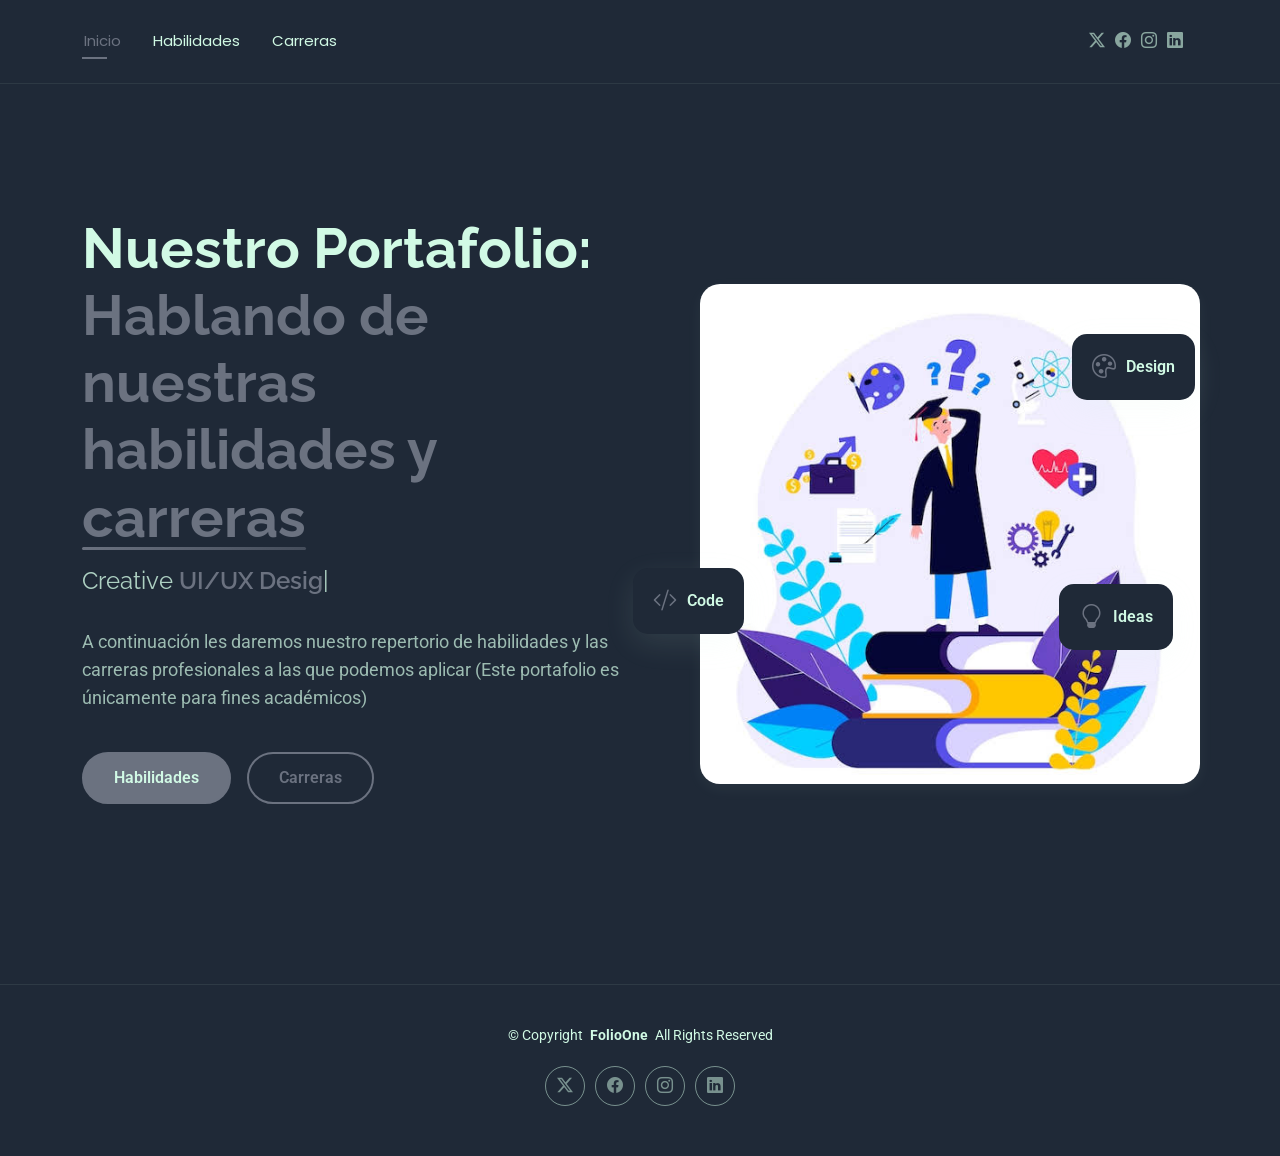
<file: FolioOne/index.html>
<!DOCTYPE html>
<html lang="en">

<head>
  <meta charset="utf-8">
  <meta content="width=device-width, initial-scale=1.0" name="viewport">
  <title>Index - FolioOne Bootstrap Template</title>
  <meta name="description" content="">
  <meta name="keywords" content="">

  <!-- Favicons -->
  <link href="assets/img/favicon.png" rel="icon">
  <link href="assets/img/apple-touch-icon.png" rel="apple-touch-icon">

  <!-- Fonts -->
  <link href="https://fonts.googleapis.com" rel="preconnect">
  <link href="https://fonts.gstatic.com" rel="preconnect" crossorigin>
  <link href="https://fonts.googleapis.com/css2?family=Roboto:ital,wght@0,100;0,300;0,400;0,500;0,700;0,900;1,100;1,300;1,400;1,500;1,700;1,900&family=Poppins:ital,wght@0,100;0,200;0,300;0,400;0,500;0,600;0,700;0,800;0,900;1,100;1,200;1,300;1,400;1,500;1,600;1,700;1,800;1,900&family=Raleway:ital,wght@0,100;0,200;0,300;0,400;0,500;0,600;0,700;0,800;0,900;1,100;1,200;1,300;1,400;1,500;1,600;1,700;1,800;1,900&display=swap" rel="stylesheet">

  <!-- Vendor CSS Files -->
  <link href="assets/vendor/bootstrap/css/bootstrap.min.css" rel="stylesheet">
  <link href="assets/vendor/bootstrap-icons/bootstrap-icons.css" rel="stylesheet">
  <link href="assets/vendor/aos/aos.css" rel="stylesheet">
  <link href="assets/vendor/swiper/swiper-bundle.min.css" rel="stylesheet">
  <link href="assets/vendor/glightbox/css/glightbox.min.css" rel="stylesheet">

  <!-- Main CSS File -->
  <link href="assets/css/main.css" rel="stylesheet">

  <!-- =======================================================
  * Template Name: FolioOne
  * Template URL: https://bootstrapmade.com/folioone-bootstrap-portfolio-website-template/
  * Updated: Aug 23 2025 with Bootstrap v5.3.7
  * Author: BootstrapMade.com
  * License: https://bootstrapmade.com/license/
  ======================================================== -->
</head>

<body class="index-page">

  <header id="header" class="header d-flex align-items-center light-background sticky-top">
    <div class="container position-relative d-flex align-items-center justify-content-between">

      <!-- <a href="index.html" class="logo d-flex align-items-center me-auto me-xl-0">
      <img src="assets/img/logo.webp" alt="">
      <h1 class="sitename">FolioOne</h1> 
    </a> -->

      <nav id="navmenu" class="navmenu">
        <ul>
          <li><a href="index.html" class="active">Inicio</a></li>
          <li><a href="services.html">Habilidades</a></li>
          <li><a href="portfolio.html">Carreras</a></li>
        </ul>
        <i class="mobile-nav-toggle d-xl-none bi bi-list"></i>
      </nav>

      <div class="header-social-links">
        <a href="#" class="twitter"><i class="bi bi-twitter-x"></i></a>
        <a href="#" class="facebook"><i class="bi bi-facebook"></i></a>
        <a href="#" class="instagram"><i class="bi bi-instagram"></i></a>
        <a href="#" class="linkedin"><i class="bi bi-linkedin"></i></a>
      </div>

    </div>
  </header>

  <main class="main">

    <!-- Hero Section -->
    <section id="hero" class="hero section">

      <div class="container" data-aos="fade-up" data-aos-delay="100">

        <div class="row gy-4 align-items-center">
          <div class="col-lg-6 order-2 order-lg-1">
            <div class="hero-content">
              <h1 data-aos="fade-up" data-aos-delay="200">Nuestro Portafolio: <span class="highlight">Hablando de nuestras habilidades y carreras</span></h1>
              <h2 data-aos="fade-up" data-aos-delay="300">Creative <span class="typed" data-typed-items="UI/UX Designer, Web Developer, Digital Artist, Brand Strategist"></span></h2>
              <p data-aos="fade-up" data-aos-delay="800">A continuación les daremos nuestro repertorio de habilidades y las carreras profesionales a las que podemos aplicar (Este portafolio es únicamente para fines académicos)</p>
              <div class="hero-actions" data-aos="fade-up" data-aos-delay="500">
                <a href="services.html" class="btn btn-primary">Habilidades</a>
                <a href="portfolio.html" class="btn btn-outline">Carreras</a>
              </div>
              
            </div>
          </div>
          <div class="col-lg-6 order-1 order-lg-2">
            <div class="hero-image" data-aos="zoom-in" data-aos-delay="300">
              <div class="image-wrapper">
                <img src="caballerito.png" width="500" height="auto" />
                <div class="floating-elements">
                  <div class="floating-card design" data-aos="fade-left" data-aos-delay="700">
                    <i class="bi bi-palette"></i>
                    <span>Design</span>
                  </div>
                  <div class="floating-card code" data-aos="fade-right" data-aos-delay="800">
                    <i class="bi bi-code-slash"></i>
                    <span>Code</span>
                  </div>
                  <div class="floating-card creativity" data-aos="fade-up" data-aos-delay="900">
                    <i class="bi bi-lightbulb"></i>
                    <span>Ideas</span>
                  </div>
                </div>
              </div>
            </div>
          </div>
        </div>

      </div>

    </section><!-- /Hero Section -->

  </main>

  <footer id="footer" class="footer">

    <div class="container">
      <div class="copyright text-center ">
        <p>© <span>Copyright</span> <strong class="px-1 sitename">FolioOne</strong> <span>All Rights Reserved<br></span></p>
      </div>
      <div class="social-links d-flex justify-content-center">
        <a href=""><i class="bi bi-twitter-x"></i></a>
        <a href=""><i class="bi bi-facebook"></i></a>
        <a href=""><i class="bi bi-instagram"></i></a>
        <a href=""><i class="bi bi-linkedin"></i></a>
      </div>
      <div class="credits">
        <!-- All the links in the footer should remain intact. -->
        <!-- You can delete the links only if you've purchased the pro version. -->
        <!-- Licensing information: https://bootstrapmade.com/license/ -->
        <!-- Purchase the pro version with working PHP/AJAX contact form: [buy-url] -->
      </div>
    </div>

  </footer>

  <!-- Scroll Top -->
  <a href="#" id="scroll-top" class="scroll-top d-flex align-items-center justify-content-center"><i class="bi bi-arrow-up-short"></i></a>

  <!-- Preloader -->
  <div id="preloader"></div>

  <!-- Vendor JS Files -->
  <script src="assets/vendor/bootstrap/js/bootstrap.bundle.min.js"></script>
  <script src="assets/vendor/php-email-form/validate.js"></script>
  <script src="assets/vendor/aos/aos.js"></script>
  <script src="assets/vendor/typed.js/typed.umd.js"></script>
  <script src="assets/vendor/waypoints/noframework.waypoints.js"></script>
  <script src="assets/vendor/purecounter/purecounter_vanilla.js"></script>
  <script src="assets/vendor/swiper/swiper-bundle.min.js"></script>
  <script src="assets/vendor/imagesloaded/imagesloaded.pkgd.min.js"></script>
  <script src="assets/vendor/isotope-layout/isotope.pkgd.min.js"></script>
  <script src="assets/vendor/glightbox/js/glightbox.min.js"></script>

  <!-- Main JS File -->
  <script src="assets/js/main.js"></script>

</body>

</html>
</file>
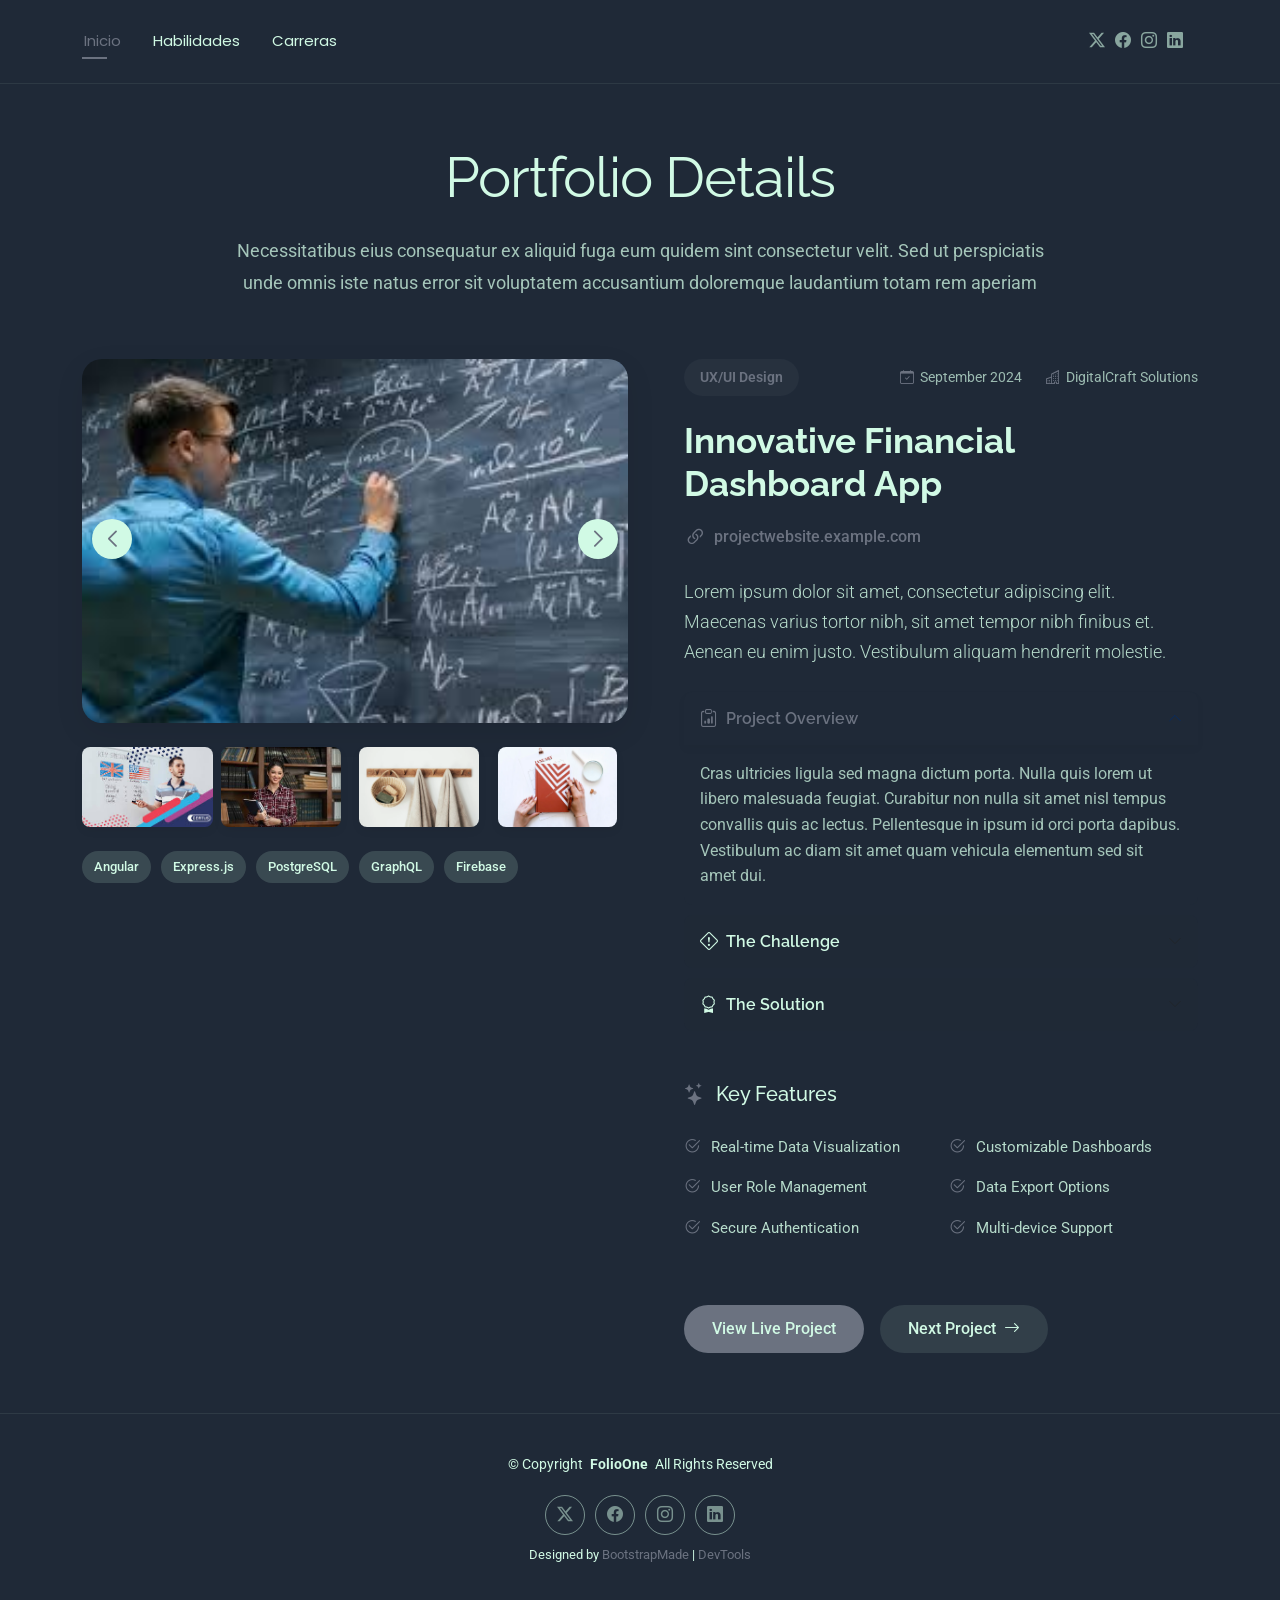
<file: FolioOne/portfolio-details.html>
<!DOCTYPE html>
<html lang="en">

<head>
  <meta charset="utf-8">
  <meta content="width=device-width, initial-scale=1.0" name="viewport">
  <title>Portfolio Details - FolioOne Bootstrap Template</title>
  <meta name="description" content="">
  <meta name="keywords" content="">

  <!-- Favicons -->
  <link href="assets/img/favicon.png" rel="icon">
  <link href="assets/img/apple-touch-icon.png" rel="apple-touch-icon">

  <!-- Fonts -->
  <link href="https://fonts.googleapis.com" rel="preconnect">
  <link href="https://fonts.gstatic.com" rel="preconnect" crossorigin>
  <link href="https://fonts.googleapis.com/css2?family=Roboto:ital,wght@0,100;0,300;0,400;0,500;0,700;0,900;1,100;1,300;1,400;1,500;1,700;1,900&family=Poppins:ital,wght@0,100;0,200;0,300;0,400;0,500;0,600;0,700;0,800;0,900;1,100;1,200;1,300;1,400;1,500;1,600;1,700;1,800;1,900&family=Raleway:ital,wght@0,100;0,200;0,300;0,400;0,500;0,600;0,700;0,800;0,900;1,100;1,200;1,300;1,400;1,500;1,600;1,700;1,800;1,900&display=swap" rel="stylesheet">

  <!-- Vendor CSS Files -->
  <link href="assets/vendor/bootstrap/css/bootstrap.min.css" rel="stylesheet">
  <link href="assets/vendor/bootstrap-icons/bootstrap-icons.css" rel="stylesheet">
  <link href="assets/vendor/aos/aos.css" rel="stylesheet">
  <link href="assets/vendor/swiper/swiper-bundle.min.css" rel="stylesheet">
  <link href="assets/vendor/glightbox/css/glightbox.min.css" rel="stylesheet">

  <!-- Main CSS File -->
  <link href="assets/css/main.css" rel="stylesheet">

  <!-- =======================================================
  * Template Name: FolioOne
  * Template URL: https://bootstrapmade.com/folioone-bootstrap-portfolio-website-template/
  * Updated: Aug 23 2025 with Bootstrap v5.3.7
  * Author: BootstrapMade.com
  * License: https://bootstrapmade.com/license/
  ======================================================== -->
</head>

<body class="portfolio-details-page">

  <header id="header" class="header d-flex align-items-center light-background sticky-top">
    <div class="container position-relative d-flex align-items-center justify-content-between">

      <!-- <a href="index.html" class="logo d-flex align-items-center me-auto me-xl-0">
      <img src="assets/img/logo.webp" alt="">
      <h1 class="sitename">FolioOne</h1> 
    </a> -->

      <nav id="navmenu" class="navmenu">
         <ul>
          <li><a href="index.html" class="active">Inicio</a></li>
          <li><a href="services.html">Habilidades</a></li>
          <li><a href="portfolio.html">Carreras</a></li>
        </ul>
        <i class="mobile-nav-toggle d-xl-none bi bi-list"></i>
      </nav>

      <div class="header-social-links">
        <a href="#" class="twitter"><i class="bi bi-twitter-x"></i></a>
        <a href="#" class="facebook"><i class="bi bi-facebook"></i></a>
        <a href="#" class="instagram"><i class="bi bi-instagram"></i></a>
        <a href="#" class="linkedin"><i class="bi bi-linkedin"></i></a>
      </div>

    </div>
  </header>

  <main class="main">

    <!-- Portfolio Details Section -->
    <section id="portfolio-details" class="portfolio-details section">

      <!-- Section Title -->
      <div class="container section-title" data-aos="fade-up">
        <h2>Portfolio Details</h2>
        <p>Necessitatibus eius consequatur ex aliquid fuga eum quidem sint consectetur velit. Sed ut perspiciatis unde omnis iste natus error sit voluptatem accusantium doloremque laudantium totam rem aperiam</p>
      </div><!-- End Section Title -->

      <div class="container" data-aos="fade-up" data-aos-delay="100">

        <div class="row gy-4">
          <div class="col-lg-6" data-aos="fade-right">
            <div class="portfolio-details-media">
              <div class="main-image">
                <div class="portfolio-details-slider swiper init-swiper" data-aos="zoom-in">
                  <script type="application/json" class="swiper-config">
                    {
                      "loop": true,
                      "speed": 1000,
                      "autoplay": {
                        "delay": 6000
                      },
                      "effect": "creative",
                      "creativeEffect": {
                        "prev": {
                          "shadow": true,
                          "translate": [0, 0, -400]
                        },
                        "next": {
                          "translate": ["100%", 0, 0]
                        }
                      },
                      "slidesPerView": 1,
                      "navigation": {
                        "nextEl": ".swiper-button-next",
                        "prevEl": ".swiper-button-prev"
                      }
                    }
                  </script>
                  <div class="swiper-wrapper">
                    <div class="swiper-slide">
                      <img src="assets/img/portfolio/portfolio-5.webp" alt="Portfolio Image" class="img-fluid">
                    </div>
                    <div class="swiper-slide">
                      <img src="assets/img/portfolio/portfolio-7.webp" alt="Portfolio Image" class="img-fluid">
                    </div>
                    <div class="swiper-slide">
                      <img src="assets/img/portfolio/portfolio-8.webp" alt="Portfolio Image" class="img-fluid">
                    </div>
                  </div>
                  <div class="swiper-button-prev"></div>
                  <div class="swiper-button-next"></div>
                </div>
              </div>

              <div class="thumbnail-grid" data-aos="fade-up" data-aos-delay="200">
                <div class="row g-2 mt-3">
                  <div class="col-3">
                    <img src="assets/img/portfolio/portfolio-4.webp" alt="Gallery Image" class="img-fluid glightbox">
                  </div>
                  <div class="col-3">
                    <img src="assets/img/portfolio/portfolio-6.webp" alt="Gallery Image" class="img-fluid glightbox">
                  </div>
                  <div class="col-3">
                    <img src="assets/img/portfolio/portfolio-11.webp" alt="Gallery Image" class="img-fluid glightbox">
                  </div>
                  <div class="col-3">
                    <img src="assets/img/portfolio/portfolio-12.webp" alt="Gallery Image" class="img-fluid glightbox">
                  </div>
                </div>
              </div>

              <div class="tech-stack-badges" data-aos="fade-up" data-aos-delay="300">
                <span>Angular</span>
                <span>Express.js</span>
                <span>PostgreSQL</span>
                <span>GraphQL</span>
                <span>Firebase</span>
              </div>
            </div>
          </div>

          <div class="col-lg-6" data-aos="fade-left">
            <div class="portfolio-details-content">
              <div class="project-meta">
                <div class="badge-wrapper">
                  <span class="project-badge">UX/UI Design</span>
                </div>
                <div class="date-client">
                  <div class="meta-item">
                    <i class="bi bi-calendar-check"></i>
                    <span>September 2024</span>
                  </div>
                  <div class="meta-item">
                    <i class="bi bi-buildings"></i>
                    <span>DigitalCraft Solutions</span>
                  </div>
                </div>
              </div>

              <h2 class="project-title">Innovative Financial Dashboard App</h2>

              <div class="project-website">
                <i class="bi bi-link-45deg"></i>
                <a href="#" target="_blank">projectwebsite.example.com</a>
              </div>

              <div class="project-overview">
                <p class="lead">
                  Lorem ipsum dolor sit amet, consectetur adipiscing elit. Maecenas varius tortor nibh, sit amet tempor nibh finibus et. Aenean eu enim justo. Vestibulum aliquam hendrerit molestie.
                </p>

                <div class="accordion project-accordion" id="portfolio-details-projectAccordion">
                  <div class="accordion-item" data-aos="fade-up">
                    <h2 class="accordion-header">
                      <button class="accordion-button" type="button" data-bs-toggle="collapse" data-bs-target="#portfolio-details-collapse-1" aria-expanded="true" aria-controls="collapseOne">
                        <i class="bi bi-clipboard-data me-2"></i> Project Overview
                      </button>
                    </h2>
                    <div id="portfolio-details-collapse-1" class="accordion-collapse collapse show" data-bs-parent="#portfolio-details-projectAccordion">
                      <div class="accordion-body">
                        <p>Cras ultricies ligula sed magna dictum porta. Nulla quis lorem ut libero malesuada feugiat. Curabitur non nulla sit amet nisl tempus convallis quis ac lectus. Pellentesque in ipsum id orci porta dapibus. Vestibulum ac diam sit amet quam vehicula elementum sed sit amet dui.</p>
                      </div>
                    </div>
                  </div>

                  <div class="accordion-item" data-aos="fade-up" data-aos-delay="100">
                    <h2 class="accordion-header">
                      <button class="accordion-button collapsed" type="button" data-bs-toggle="collapse" data-bs-target="#portfolio-details-collapse-2" aria-expanded="false" aria-controls="collapseTwo">
                        <i class="bi bi-exclamation-diamond me-2"></i> The Challenge
                      </button>
                    </h2>
                    <div id="portfolio-details-collapse-2" class="accordion-collapse collapse" data-bs-parent="#portfolio-details-projectAccordion">
                      <div class="accordion-body">
                        <p>Mauris blandit aliquet elit, eget tincidunt nibh pulvinar a. Vivamus suscipit tortor eget felis porttitor volutpat. Curabitur aliquet quam id dui posuere blandit. Praesent sapien massa, convallis a pellentesque nec, egestas non nisi. Sed porttitor lectus nibh.</p>
                      </div>
                    </div>
                  </div>

                  <div class="accordion-item" data-aos="fade-up" data-aos-delay="200">
                    <h2 class="accordion-header">
                      <button class="accordion-button collapsed" type="button" data-bs-toggle="collapse" data-bs-target="#portfolio-details-collapse-3" aria-expanded="false" aria-controls="collapseThree">
                        <i class="bi bi-award me-2"></i> The Solution
                      </button>
                    </h2>
                    <div id="portfolio-details-collapse-3" class="accordion-collapse collapse" data-bs-parent="#portfolio-details-projectAccordion">
                      <div class="accordion-body">
                        <p>Donec sollicitudin molestie malesuada. Curabitur arcu erat, accumsan id imperdiet et, porttitor at sem. Vestibulum ante ipsum primis in faucibus orci luctus et ultrices posuere cubilia Curae; Donec velit neque, auctor sit amet aliquam vel, ullamcorper sit amet ligula.</p>
                      </div>
                    </div>
                  </div>
                </div>
              </div>

              <div class="project-features" data-aos="fade-up" data-aos-delay="300">
                <h3><i class="bi bi-stars"></i> Key Features</h3>
                <div class="row g-3">
                  <div class="col-md-6">
                    <ul class="feature-list">
                      <li><i class="bi bi-check2-circle"></i> Real-time Data Visualization</li>
                      <li><i class="bi bi-check2-circle"></i> User Role Management</li>
                      <li><i class="bi bi-check2-circle"></i> Secure Authentication</li>
                    </ul>
                  </div>
                  <div class="col-md-6">
                    <ul class="feature-list">
                      <li><i class="bi bi-check2-circle"></i> Customizable Dashboards</li>
                      <li><i class="bi bi-check2-circle"></i> Data Export Options</li>
                      <li><i class="bi bi-check2-circle"></i> Multi-device Support</li>
                    </ul>
                  </div>
                </div>
              </div>

              <div class="cta-buttons" data-aos="fade-up" data-aos-delay="400">
                <a href="#" class="btn-view-project">View Live Project</a>
                <a href="#" class="btn-next-project">Next Project <i class="bi bi-arrow-right"></i></a>
              </div>
            </div>
          </div>
        </div>

      </div>

    </section><!-- /Portfolio Details Section -->

  </main>

  <footer id="footer" class="footer">

    <div class="container">
      <div class="copyright text-center ">
        <p>© <span>Copyright</span> <strong class="px-1 sitename">FolioOne</strong> <span>All Rights Reserved<br></span></p>
      </div>
      <div class="social-links d-flex justify-content-center">
        <a href=""><i class="bi bi-twitter-x"></i></a>
        <a href=""><i class="bi bi-facebook"></i></a>
        <a href=""><i class="bi bi-instagram"></i></a>
        <a href=""><i class="bi bi-linkedin"></i></a>
      </div>
      <div class="credits">
        <!-- All the links in the footer should remain intact. -->
        <!-- You can delete the links only if you've purchased the pro version. -->
        <!-- Licensing information: https://bootstrapmade.com/license/ -->
        <!-- Purchase the pro version with working PHP/AJAX contact form: [buy-url] -->
        Designed by <a href="https://bootstrapmade.com/">BootstrapMade</a> | <a href="https://bootstrapmade.com/tools/">DevTools</a>
      </div>
    </div>

  </footer>

  <!-- Scroll Top -->
  <a href="#" id="scroll-top" class="scroll-top d-flex align-items-center justify-content-center"><i class="bi bi-arrow-up-short"></i></a>

  <!-- Preloader -->
  <div id="preloader"></div>

  <!-- Vendor JS Files -->
  <script src="assets/vendor/bootstrap/js/bootstrap.bundle.min.js"></script>
  <script src="assets/vendor/php-email-form/validate.js"></script>
  <script src="assets/vendor/aos/aos.js"></script>
  <script src="assets/vendor/typed.js/typed.umd.js"></script>
  <script src="assets/vendor/waypoints/noframework.waypoints.js"></script>
  <script src="assets/vendor/purecounter/purecounter_vanilla.js"></script>
  <script src="assets/vendor/swiper/swiper-bundle.min.js"></script>
  <script src="assets/vendor/imagesloaded/imagesloaded.pkgd.min.js"></script>
  <script src="assets/vendor/isotope-layout/isotope.pkgd.min.js"></script>
  <script src="assets/vendor/glightbox/js/glightbox.min.js"></script>

  <!-- Main JS File -->
  <script src="assets/js/main.js"></script>

</body>

</html>
</file>
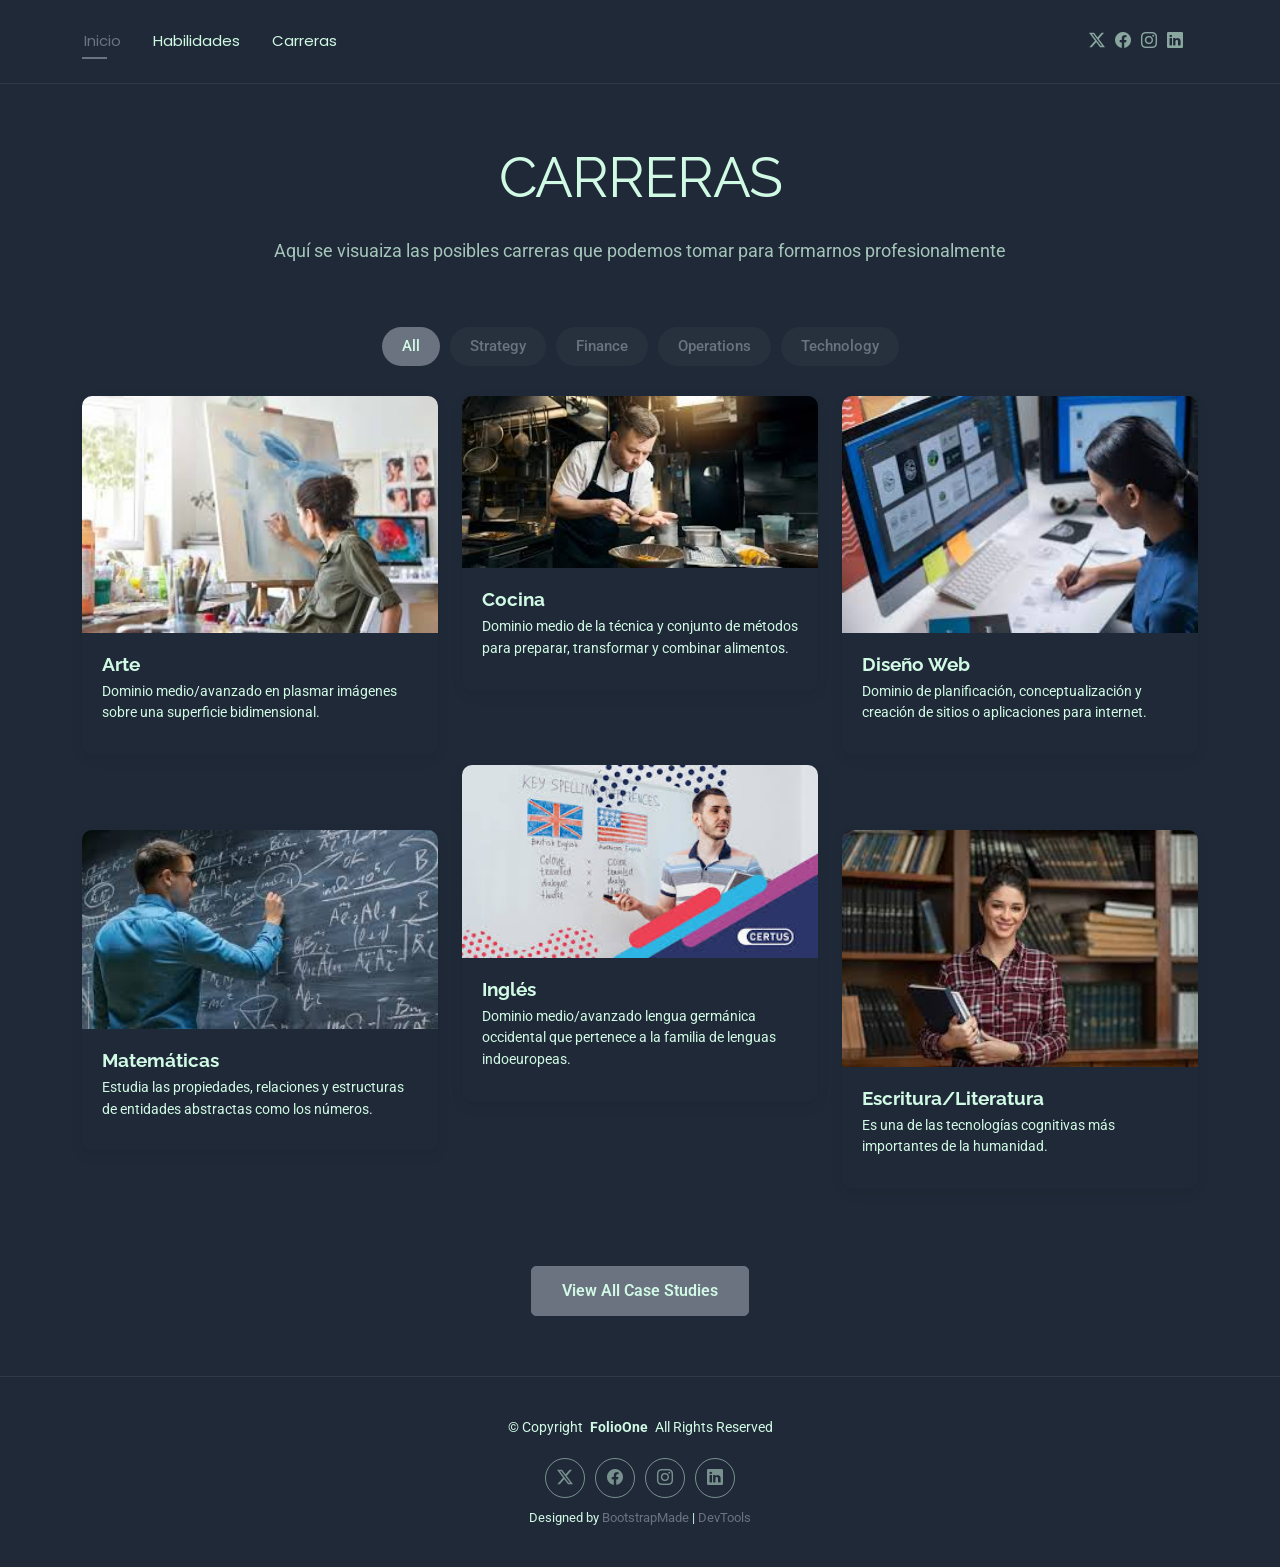
<file: FolioOne/portfolio.html>
<!DOCTYPE html>
<html lang="en">

<head>
  <meta charset="utf-8">
  <meta content="width=device-width, initial-scale=1.0" name="viewport">
  <title>Portfolio - FolioOne Bootstrap Template</title>
  <meta name="description" content="">
  <meta name="keywords" content="">

  <!-- Favicons -->
  <link href="assets/img/favicon.png" rel="icon">
  <link href="assets/img/apple-touch-icon.png" rel="apple-touch-icon">

  <!-- Fonts -->
  <link href="https://fonts.googleapis.com" rel="preconnect">
  <link href="https://fonts.gstatic.com" rel="preconnect" crossorigin>
  <link href="https://fonts.googleapis.com/css2?family=Roboto:ital,wght@0,100;0,300;0,400;0,500;0,700;0,900;1,100;1,300;1,400;1,500;1,700;1,900&family=Poppins:ital,wght@0,100;0,200;0,300;0,400;0,500;0,600;0,700;0,800;0,900;1,100;1,200;1,300;1,400;1,500;1,600;1,700;1,800;1,900&family=Raleway:ital,wght@0,100;0,200;0,300;0,400;0,500;0,600;0,700;0,800;0,900;1,100;1,200;1,300;1,400;1,500;1,600;1,700;1,800;1,900&display=swap" rel="stylesheet">

  <!-- Vendor CSS Files -->
  <link href="assets/vendor/bootstrap/css/bootstrap.min.css" rel="stylesheet">
  <link href="assets/vendor/bootstrap-icons/bootstrap-icons.css" rel="stylesheet">
  <link href="assets/vendor/aos/aos.css" rel="stylesheet">
  <link href="assets/vendor/swiper/swiper-bundle.min.css" rel="stylesheet">
  <link href="assets/vendor/glightbox/css/glightbox.min.css" rel="stylesheet">

  <!-- Main CSS File -->
  <link href="assets/css/main.css" rel="stylesheet">

  <!-- =======================================================
  * Template Name: FolioOne
  * Template URL: https://bootstrapmade.com/folioone-bootstrap-portfolio-website-template/
  * Updated: Aug 23 2025 with Bootstrap v5.3.7
  * Author: BootstrapMade.com
  * License: https://bootstrapmade.com/license/
  ======================================================== -->
</head>

<body class="portfolio-page">

  <header id="header" class="header d-flex align-items-center light-background sticky-top">
    <div class="container position-relative d-flex align-items-center justify-content-between">

      <!-- <a href="index.html" class="logo d-flex align-items-center me-auto me-xl-0">
      <img src="assets/img/logo.webp" alt="">
      <h1 class="sitename">FolioOne</h1> 
    </a> -->

      <nav id="navmenu" class="navmenu">
         <ul>
          <li><a href="index.html" class="active">Inicio</a></li>
          <li><a href="services.html">Habilidades</a></li>
          <li><a href="portfolio.html">Carreras</a></li>
        </ul>
        <i class="mobile-nav-toggle d-xl-none bi bi-list"></i>
      </nav>

      <div class="header-social-links">
        <a href="#" class="twitter"><i class="bi bi-twitter-x"></i></a>
        <a href="#" class="facebook"><i class="bi bi-facebook"></i></a>
        <a href="#" class="instagram"><i class="bi bi-instagram"></i></a>
        <a href="#" class="linkedin"><i class="bi bi-linkedin"></i></a>
      </div>

    </div>
  </header>

  <main class="main">

    <!-- Portfolio Section -->
    <section id="portfolio" class="portfolio section">

      <!-- Section Title -->
      <div class="container section-title" data-aos="fade-up">
        <h2>CARRERAS</h2>
        <p>Aquí se visuaiza las posibles carreras que podemos tomar para formarnos profesionalmente</p>
      </div><!-- End Section Title -->

      <div class="container" data-aos="fade-up" data-aos-delay="100">

        <div class="isotope-layout" data-default-filter="*" data-layout="masonry" data-sort="original-order">
          <ul class="portfolio-filters isotope-filters" data-aos="fade-up" data-aos-delay="200">
            <li data-filter="*" class="filter-active">All</li>
            <li data-filter=".filter-strategy">Strategy</li>
            <li data-filter=".filter-finance">Finance</li>
            <li data-filter=".filter-operations">Operations</li>
            <li data-filter=".filter-technology">Technology</li>
          </ul><!-- End Portfolio Filters -->

          <div class="row gy-4 isotope-container" data-aos="fade-up" data-aos-delay="300">
            <div class="col-lg-4 col-md-6 portfolio-item isotope-item filter-strategy">
              <div class="portfolio-card">
                <div class="portfolio-img">
                  <img src="assets/img/portfolio/portfolio-1.webp" alt="Portfolio Item" class="img-fluid">
                  <div class="portfolio-overlay">
                    <a href="assets/img/portfolio/portfolio-1.webp" class="glightbox portfolio-lightbox"><i class="bi bi-plus"></i></a>
                    <a href="#" class="portfolio-details-link"><i class="bi bi-link"></i></a>
                  </div>
                </div>
                <div class="portfolio-info">
                  <h4>Arte</h4>
                  <p>Dominio medio/avanzado en plasmar imágenes sobre una superficie bidimensional.</p>
                  <div class="portfolio-tags">
                  </div>
                </div>
              </div>
            </div>

            <div class="col-lg-4 col-md-6 portfolio-item isotope-item filter-finance">
              <div class="portfolio-card">
                <div class="portfolio-img">
                  <img src="assets/img/portfolio/portfolio-2.webp" alt="Portfolio Item" class="img-fluid">
                  <div class="portfolio-overlay">
                    <a href="assets/img/portfolio/portfolio-2.webp" class="glightbox portfolio-lightbox"><i class="bi bi-plus"></i></a>
                    <a href="#" class="portfolio-details-link"><i class="bi bi-link"></i></a>
                  </div>
                </div>
                <div class="portfolio-info">
                  <h4>Cocina</h4>
                  <p>Dominio medio de la técnica y conjunto de métodos para preparar, transformar y combinar alimentos.</p>
                  <div class="portfolio-tags">
                  </div>
                </div>
              </div>
            </div>

            <div class="col-lg-4 col-md-6 portfolio-item isotope-item filter-operations">
              <div class="portfolio-card">
                <div class="portfolio-img">
                  <img src="assets/img/portfolio/portfolio-3.webp" alt="Portfolio Item" class="img-fluid">
                  <div class="portfolio-overlay">
                    <a href="assets/img/portfolio/portfolio-3.webp" class="glightbox portfolio-lightbox"><i class="bi bi-plus"></i></a>
                    <a href="#" class="portfolio-details-link"><i class="bi bi-link"></i></a>
                  </div>
                </div>
                <div class="portfolio-info">
                  <h4>Diseño Web</h4>
                  <p>Dominio de planificación, conceptualización y creación de sitios o aplicaciones para internet.</p>
                  <div class="portfolio-tags">
                  </div>
                </div>
              </div>
            </div>

            <div class="col-lg-4 col-md-6 portfolio-item isotope-item filter-technology">
              <div class="portfolio-card">
                <div class="portfolio-img">
                  <img src="assets/img/portfolio/portfolio-4.webp" alt="Portfolio Item" class="img-fluid">
                  <div class="portfolio-overlay">
                    <a href="assets/img/portfolio/portfolio-4.webp" class="glightbox portfolio-lightbox"><i class="bi bi-plus"></i></a>
                    <a href="#" class="portfolio-details-link"><i class="bi bi-link"></i></a>
                  </div>
                </div>
                <div class="portfolio-info">
                  <h4>Inglés</h4>
                  <p>Dominio medio/avanzado lengua germánica occidental que pertenece a la familia de lenguas indoeuropeas.</p>
                  <div class="portfolio-tags">
                  </div>
                </div>
              </div>
            </div>

            <div class="col-lg-4 col-md-6 portfolio-item isotope-item filter-strategy">
              <div class="portfolio-card">
                <div class="portfolio-img">
                  <img src="assets/img/portfolio/portfolio-5.webp" alt="Portfolio Item" class="img-fluid">
                  <div class="portfolio-overlay">
                    <a href="assets/img/portfolio/portfolio-5.webp" class="glightbox portfolio-lightbox"><i class="bi bi-plus"></i></a>
                    <a href="#" class="portfolio-details-link"><i class="bi bi-link"></i></a>
                  </div>
                </div>
                <div class="portfolio-info">
                  <h4>Matemáticas</h4>
                  <p>Estudia las propiedades, relaciones y estructuras de entidades abstractas como los números.</p>
                  <div class="portfolio-tags">
                  </div>
                </div>
              </div>
            </div>

            <div class="col-lg-4 col-md-6 portfolio-item isotope-item filter-finance">
              <div class="portfolio-card">
                <div class="portfolio-img">
                  <img src="assets/img/portfolio/portfolio-6.webp" alt="Portfolio Item" class="img-fluid">
                  <div class="portfolio-overlay">
                    <a href="assets/img/portfolio/portfolio-6.webp" class="glightbox portfolio-lightbox"><i class="bi bi-plus"></i></a>
                    <a href="#" class="portfolio-details-link"><i class="bi bi-link"></i></a>
                  </div>
                </div>
                <div class="portfolio-info">
                  <h4>Escritura/Literatura</h4>
                  <p>Es una de las tecnologías cognitivas más importantes de la humanidad.</p>
                  <div class="portfolio-tags">
                  </div>
                </div>
              </div>
            </div>
          </div><!-- End Portfolio Items Container -->

        </div>

        <div class="text-center mt-5" data-aos="fade-up" data-aos-delay="400">
          <a href="#portfolio" class="btn btn-primary">View All Case Studies</a>
        </div>

      </div>

    </section><!-- /Portfolio Section -->

  </main>

  <footer id="footer" class="footer">

    <div class="container">
      <div class="copyright text-center ">
        <p>© <span>Copyright</span> <strong class="px-1 sitename">FolioOne</strong> <span>All Rights Reserved<br></span></p>
      </div>
      <div class="social-links d-flex justify-content-center">
        <a href=""><i class="bi bi-twitter-x"></i></a>
        <a href=""><i class="bi bi-facebook"></i></a>
        <a href=""><i class="bi bi-instagram"></i></a>
        <a href=""><i class="bi bi-linkedin"></i></a>
      </div>
      <div class="credits">
        <!-- All the links in the footer should remain intact. -->
        <!-- You can delete the links only if you've purchased the pro version. -->
        <!-- Licensing information: https://bootstrapmade.com/license/ -->
        <!-- Purchase the pro version with working PHP/AJAX contact form: [buy-url] -->
        Designed by <a href="https://bootstrapmade.com/">BootstrapMade</a> | <a href="https://bootstrapmade.com/tools/">DevTools</a>
      </div>
    </div>

  </footer>

  <!-- Scroll Top -->
  <a href="#" id="scroll-top" class="scroll-top d-flex align-items-center justify-content-center"><i class="bi bi-arrow-up-short"></i></a>

  <!-- Preloader -->
  <div id="preloader"></div>

  <!-- Vendor JS Files -->
  <script src="assets/vendor/bootstrap/js/bootstrap.bundle.min.js"></script>
  <script src="assets/vendor/php-email-form/validate.js"></script>
  <script src="assets/vendor/aos/aos.js"></script>
  <script src="assets/vendor/typed.js/typed.umd.js"></script>
  <script src="assets/vendor/waypoints/noframework.waypoints.js"></script>
  <script src="assets/vendor/purecounter/purecounter_vanilla.js"></script>
  <script src="assets/vendor/swiper/swiper-bundle.min.js"></script>
  <script src="assets/vendor/imagesloaded/imagesloaded.pkgd.min.js"></script>
  <script src="assets/vendor/isotope-layout/isotope.pkgd.min.js"></script>
  <script src="assets/vendor/glightbox/js/glightbox.min.js"></script>

  <!-- Main JS File -->
  <script src="assets/js/main.js"></script>

</body>

</html>
</file>
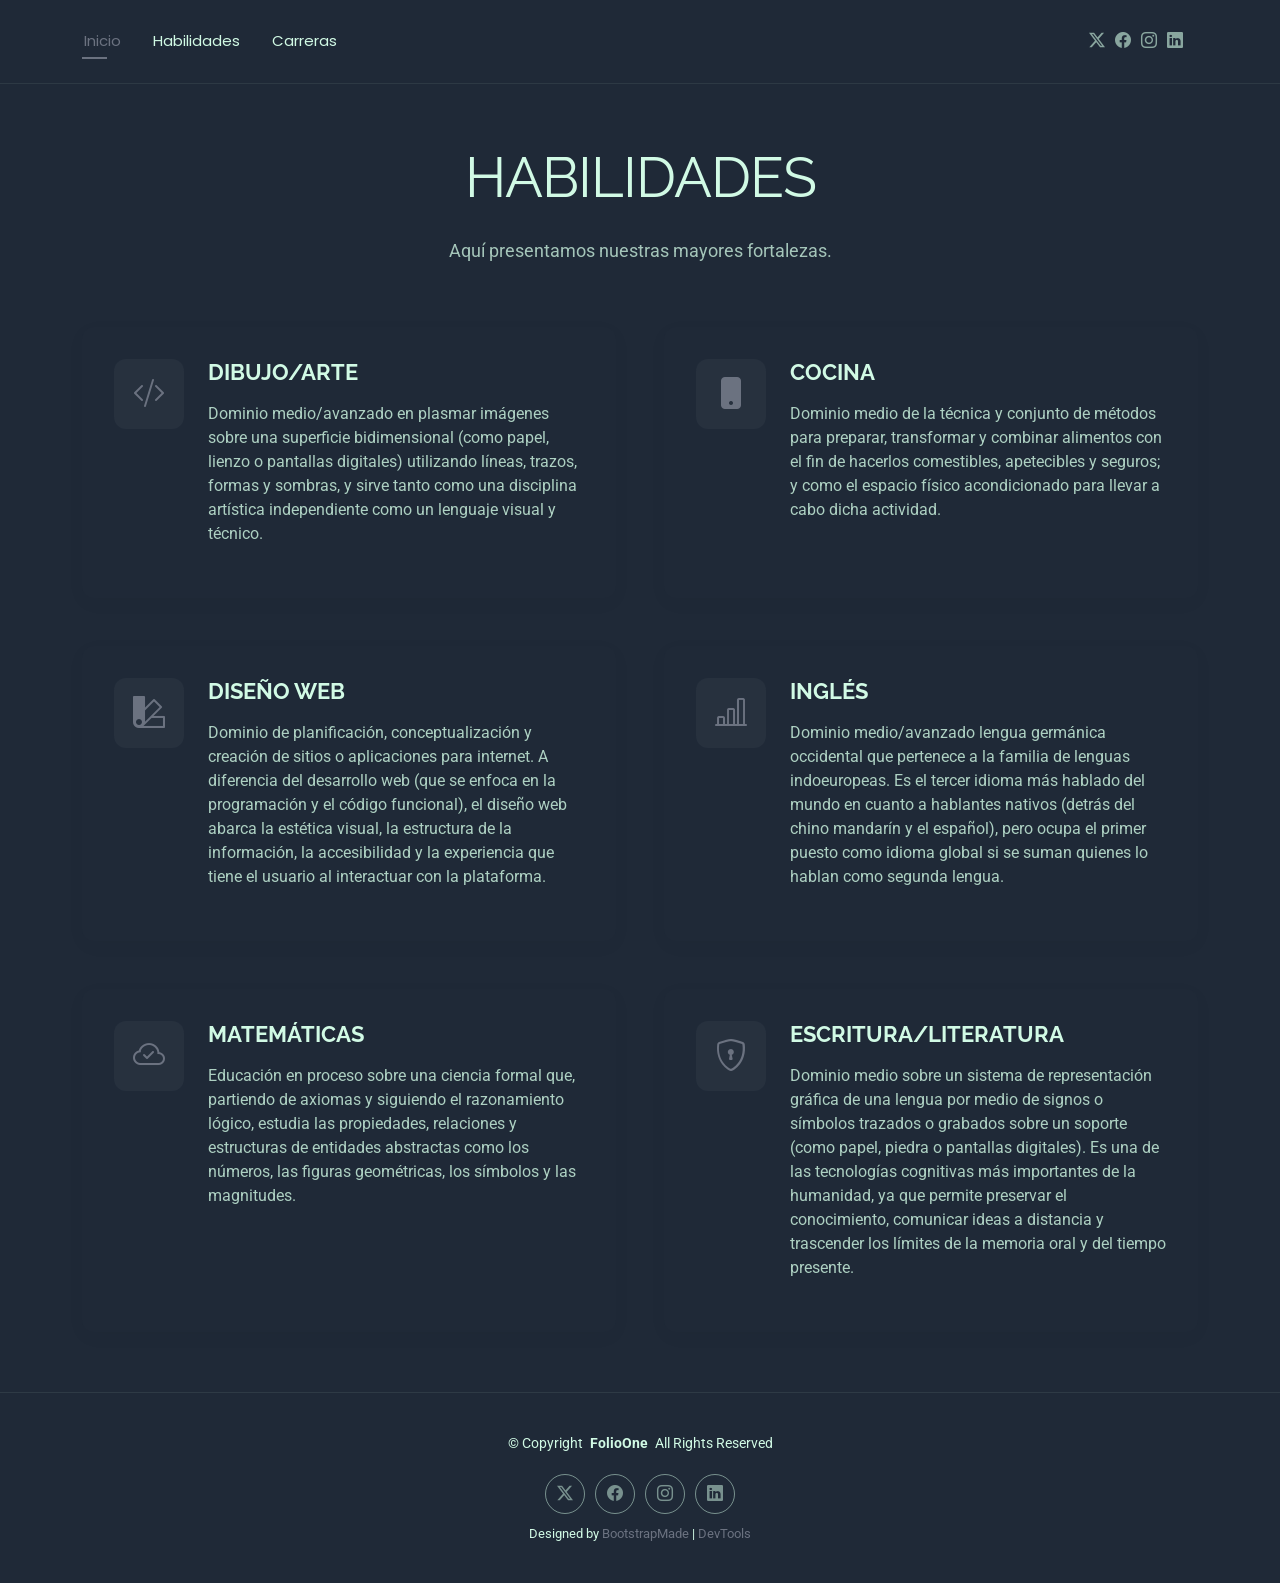
<file: FolioOne/services.html>
<!DOCTYPE html>
<html lang="en">

<head>
  <meta charset="utf-8">
  <meta content="width=device-width, initial-scale=1.0" name="viewport">
  <title>Services - FolioOne Bootstrap Template</title>
  <meta name="description" content="">
  <meta name="keywords" content="">

  <!-- Favicons -->
  <link href="assets/img/favicon.png" rel="icon">
  <link href="assets/img/apple-touch-icon.png" rel="apple-touch-icon">

  <!-- Fonts -->
  <link href="https://fonts.googleapis.com" rel="preconnect">
  <link href="https://fonts.gstatic.com" rel="preconnect" crossorigin>
  <link href="https://fonts.googleapis.com/css2?family=Roboto:ital,wght@0,100;0,300;0,400;0,500;0,700;0,900;1,100;1,300;1,400;1,500;1,700;1,900&family=Poppins:ital,wght@0,100;0,200;0,300;0,400;0,500;0,600;0,700;0,800;0,900;1,100;1,200;1,300;1,400;1,500;1,600;1,700;1,800;1,900&family=Raleway:ital,wght@0,100;0,200;0,300;0,400;0,500;0,600;0,700;0,800;0,900;1,100;1,200;1,300;1,400;1,500;1,600;1,700;1,800;1,900&display=swap" rel="stylesheet">

  <!-- Vendor CSS Files -->
  <link href="assets/vendor/bootstrap/css/bootstrap.min.css" rel="stylesheet">
  <link href="assets/vendor/bootstrap-icons/bootstrap-icons.css" rel="stylesheet">
  <link href="assets/vendor/aos/aos.css" rel="stylesheet">
  <link href="assets/vendor/swiper/swiper-bundle.min.css" rel="stylesheet">
  <link href="assets/vendor/glightbox/css/glightbox.min.css" rel="stylesheet">

  <!-- Main CSS File -->
  <link href="assets/css/main.css" rel="stylesheet">

  <!-- =======================================================
  * Template Name: FolioOne
  * Template URL: https://bootstrapmade.com/folioone-bootstrap-portfolio-website-template/
  * Updated: Aug 23 2025 with Bootstrap v5.3.7
  * Author: BootstrapMade.com
  * License: https://bootstrapmade.com/license/
  ======================================================== -->
</head>

<body class="services-page">

  <header id="header" class="header d-flex align-items-center light-background sticky-top">
    <div class="container position-relative d-flex align-items-center justify-content-between">

      <!-- <a href="index.html" class="logo d-flex align-items-center me-auto me-xl-0">
      <img src="assets/img/logo.webp" alt="">
      <h1 class="sitename">FolioOne</h1> 
    </a> -->

      <nav id="navmenu" class="navmenu">
         <ul>
          <li><a href="index.html" class="active">Inicio</a></li>
          <li><a href="services.html">Habilidades</a></li>
          <li><a href="portfolio.html">Carreras</a></li>
        </ul>
        <i class="mobile-nav-toggle d-xl-none bi bi-list"></i>
      </nav>

      <div class="header-social-links">
        <a href="#" class="twitter"><i class="bi bi-twitter-x"></i></a>
        <a href="#" class="facebook"><i class="bi bi-facebook"></i></a>
        <a href="#" class="instagram"><i class="bi bi-instagram"></i></a>
        <a href="#" class="linkedin"><i class="bi bi-linkedin"></i></a>
      </div>

    </div>
  </header>

  <main class="main">

    <!-- Services Section -->
    <section id="services" class="services section">

      <!-- Section Title -->
      <div class="container section-title" data-aos="fade-up">
        <h2>HABILIDADES</h2>
        <p>Aquí presentamos nuestras mayores fortalezas.</p>
      </div><!-- End Section Title -->

      <div class="container" data-aos="fade-up" data-aos-delay="100">

        <div class="row justify-content-center g-5">

          <div class="col-md-6" data-aos="fade-right" data-aos-delay="100">
            <div class="service-item">
              <div class="service-icon">
                <i class="bi bi-code-slash"></i>
              </div>
              <div class="service-content">
              <h3>DIBUJO/ARTE</h3>
                <p>Dominio medio/avanzado en plasmar imágenes sobre una superficie bidimensional (como papel, lienzo o pantallas digitales) utilizando líneas, trazos, formas y sombras, y sirve tanto como una disciplina artística independiente como un lenguaje visual y técnico.</p>
                </a>
              </div>
            </div>
          </div><!-- End Service Item -->

          <div class="col-md-6" data-aos="fade-left" data-aos-delay="100">
            <div class="service-item">
              <div class="service-icon">
                <i class="bi bi-phone-fill"></i>
              </div>
              <div class="service-content">
                <h3>COCINA</h3>
                <p>Dominio medio de la técnica y conjunto de métodos para preparar, transformar y combinar alimentos con el fin de hacerlos comestibles, apetecibles y seguros; y como el espacio físico acondicionado para llevar a cabo dicha actividad.</p>
                </a>
              </div>
            </div>
          </div><!-- End Service Item -->

          <div class="col-md-6" data-aos="fade-right" data-aos-delay="200">
            <div class="service-item">
              <div class="service-icon">
                <i class="bi bi-palette2"></i>
              </div>
              <div class="service-content">
                <h3>DISEÑO WEB</h3>
                <p>Dominio de planificación, conceptualización y creación de sitios o aplicaciones para internet. A diferencia del desarrollo web (que se enfoca en la programación y el código funcional), el diseño web abarca la estética visual, la estructura de la información, la accesibilidad y la experiencia que tiene el usuario al interactuar con la plataforma.</p>
                </a>
              </div>
            </div>
          </div><!-- End Service Item -->

          <div class="col-md-6" data-aos="fade-left" data-aos-delay="200">
            <div class="service-item">
              <div class="service-icon">
                <i class="bi bi-bar-chart-line"></i>
              </div>
              <div class="service-content">
                <h3>INGLÉS</h3>
                <p>Dominio medio/avanzado lengua germánica occidental que pertenece a la familia de lenguas indoeuropeas. Es el tercer idioma más hablado del mundo en cuanto a hablantes nativos (detrás del chino mandarín y el español), pero ocupa el primer puesto como idioma global si se suman quienes lo hablan como segunda lengua.</p>
                </a>
              </div>
            </div>
          </div><!-- End Service Item -->

          <div class="col-md-6" data-aos="fade-right" data-aos-delay="300">
            <div class="service-item">
              <div class="service-icon">
                <i class="bi bi-cloud-check"></i>
              </div>
              <div class="service-content">
                <h3>MATEMÁTICAS</h3>
                <p>Educación en proceso sobre una ciencia formal que, partiendo de axiomas y siguiendo el razonamiento lógico, estudia las propiedades, relaciones y estructuras de entidades abstractas como los números, las figuras geométricas, los símbolos y las magnitudes.</p>
                </a>
              </div>
            </div>
          </div><!-- End Service Item -->

          <div class="col-md-6" data-aos="fade-left" data-aos-delay="300">
            <div class="service-item">
              <div class="service-icon">
                <i class="bi bi-shield-lock"></i>
              </div>
              <div class="service-content">
                <h3>ESCRITURA/LITERATURA</h3>
                <p>Dominio medio sobre un sistema de representación gráfica de una lengua por medio de signos o símbolos trazados o grabados sobre un soporte (como papel, piedra o pantallas digitales). Es una de las tecnologías cognitivas más importantes de la humanidad, ya que permite preservar el conocimiento, comunicar ideas a distancia y trascender los límites de la memoria oral y del tiempo presente.</p>
                </a>
              </div>
            </div>
          </div><!-- End Service Item -->

        </div>

      </div>

    </section><!-- /Services Section -->

  </main>

  <footer id="footer" class="footer">

    <div class="container">
      <div class="copyright text-center ">
        <p>© <span>Copyright</span> <strong class="px-1 sitename">FolioOne</strong> <span>All Rights Reserved<br></span></p>
      </div>
      <div class="social-links d-flex justify-content-center">
        <a href=""><i class="bi bi-twitter-x"></i></a>
        <a href=""><i class="bi bi-facebook"></i></a>
        <a href=""><i class="bi bi-instagram"></i></a>
        <a href=""><i class="bi bi-linkedin"></i></a>
      </div>
      <div class="credits">
        <!-- All the links in the footer should remain intact. -->
        <!-- You can delete the links only if you've purchased the pro version. -->
        <!-- Licensing information: https://bootstrapmade.com/license/ -->
        <!-- Purchase the pro version with working PHP/AJAX contact form: [buy-url] -->
        Designed by <a href="https://bootstrapmade.com/">BootstrapMade</a> | <a href="https://bootstrapmade.com/tools/">DevTools</a>
      </div>
    </div>

  </footer>

  <!-- Scroll Top -->
  <a href="#" id="scroll-top" class="scroll-top d-flex align-items-center justify-content-center"><i class="bi bi-arrow-up-short"></i></a>

  <!-- Preloader -->
  <div id="preloader"></div>

  <!-- Vendor JS Files -->
  <script src="assets/vendor/bootstrap/js/bootstrap.bundle.min.js"></script>
  <script src="assets/vendor/php-email-form/validate.js"></script>
  <script src="assets/vendor/aos/aos.js"></script>
  <script src="assets/vendor/typed.js/typed.umd.js"></script>
  <script src="assets/vendor/waypoints/noframework.waypoints.js"></script>
  <script src="assets/vendor/purecounter/purecounter_vanilla.js"></script>
  <script src="assets/vendor/swiper/swiper-bundle.min.js"></script>
  <script src="assets/vendor/imagesloaded/imagesloaded.pkgd.min.js"></script>
  <script src="assets/vendor/isotope-layout/isotope.pkgd.min.js"></script>
  <script src="assets/vendor/glightbox/js/glightbox.min.js"></script>

  <!-- Main JS File -->
  <script src="assets/js/main.js"></script>

</body>

</html>
</file>
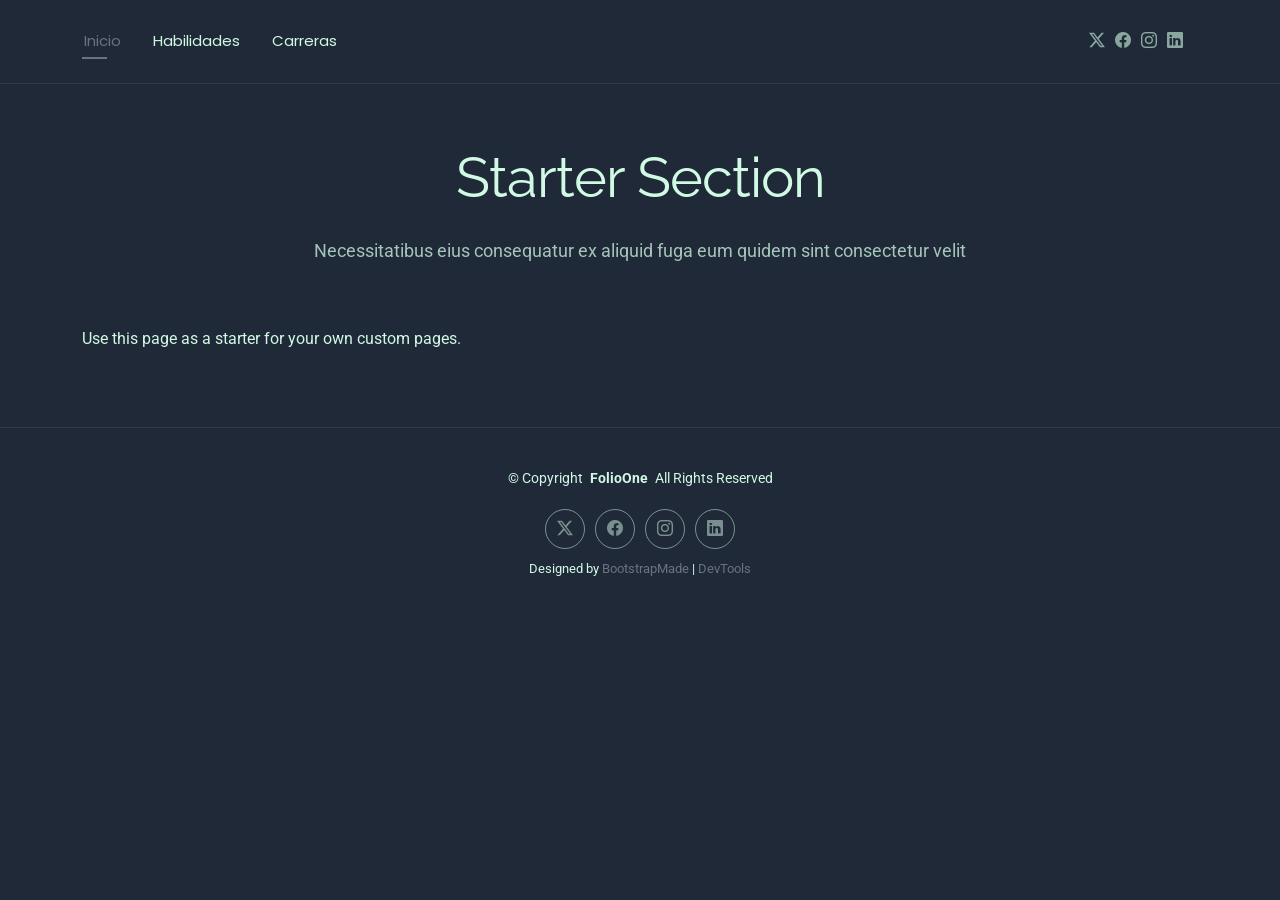
<file: FolioOne/starter-page.html>
<!DOCTYPE html>
<html lang="en">

<head>
  <meta charset="utf-8">
  <meta content="width=device-width, initial-scale=1.0" name="viewport">
  <title>Starter Page - FolioOne Bootstrap Template</title>
  <meta name="description" content="">
  <meta name="keywords" content="">

  <!-- Favicons -->
  <link href="assets/img/favicon.png" rel="icon">
  <link href="assets/img/apple-touch-icon.png" rel="apple-touch-icon">

  <!-- Fonts -->
  <link href="https://fonts.googleapis.com" rel="preconnect">
  <link href="https://fonts.gstatic.com" rel="preconnect" crossorigin>
  <link href="https://fonts.googleapis.com/css2?family=Roboto:ital,wght@0,100;0,300;0,400;0,500;0,700;0,900;1,100;1,300;1,400;1,500;1,700;1,900&family=Poppins:ital,wght@0,100;0,200;0,300;0,400;0,500;0,600;0,700;0,800;0,900;1,100;1,200;1,300;1,400;1,500;1,600;1,700;1,800;1,900&family=Raleway:ital,wght@0,100;0,200;0,300;0,400;0,500;0,600;0,700;0,800;0,900;1,100;1,200;1,300;1,400;1,500;1,600;1,700;1,800;1,900&display=swap" rel="stylesheet">

  <!-- Vendor CSS Files -->
  <link href="assets/vendor/bootstrap/css/bootstrap.min.css" rel="stylesheet">
  <link href="assets/vendor/bootstrap-icons/bootstrap-icons.css" rel="stylesheet">
  <link href="assets/vendor/aos/aos.css" rel="stylesheet">
  <link href="assets/vendor/swiper/swiper-bundle.min.css" rel="stylesheet">
  <link href="assets/vendor/glightbox/css/glightbox.min.css" rel="stylesheet">

  <!-- Main CSS File -->
  <link href="assets/css/main.css" rel="stylesheet">

  <!-- =======================================================
  * Template Name: FolioOne
  * Template URL: https://bootstrapmade.com/folioone-bootstrap-portfolio-website-template/
  * Updated: Aug 23 2025 with Bootstrap v5.3.7
  * Author: BootstrapMade.com
  * License: https://bootstrapmade.com/license/
  ======================================================== -->
</head>

<body class="starter-page-page">

  <header id="header" class="header d-flex align-items-center light-background sticky-top">
    <div class="container position-relative d-flex align-items-center justify-content-between">

      <!-- <a href="index.html" class="logo d-flex align-items-center me-auto me-xl-0">
      <img src="assets/img/logo.webp" alt="">
      <h1 class="sitename">FolioOne</h1> 
    </a> -->

      <nav id="navmenu" class="navmenu">
        <ul>
          <li><a href="index.html" class="active">Inicio</a></li>
          <li><a href="services.html">Habilidades</a></li>
          <li><a href="portfolio.html">Carreras</a></li>
        </ul>
        <i class="mobile-nav-toggle d-xl-none bi bi-list"></i>
      </nav>

      <div class="header-social-links">
        <a href="#" class="twitter"><i class="bi bi-twitter-x"></i></a>
        <a href="#" class="facebook"><i class="bi bi-facebook"></i></a>
        <a href="#" class="instagram"><i class="bi bi-instagram"></i></a>
        <a href="#" class="linkedin"><i class="bi bi-linkedin"></i></a>
      </div>

    </div>
  </header>

  <main class="main">

    <!-- Starter Section Section -->
    <section id="starter-section" class="starter-section section">

      <!-- Section Title -->
      <div class="container section-title" data-aos="fade-up">
        <h2>Starter Section</h2>
        <p>Necessitatibus eius consequatur ex aliquid fuga eum quidem sint consectetur velit</p>
      </div><!-- End Section Title -->

      <div class="container" data-aos="fade-up">
        <p>Use this page as a starter for your own custom pages.</p>
      </div>

    </section><!-- /Starter Section Section -->

  </main>

  <footer id="footer" class="footer">

    <div class="container">
      <div class="copyright text-center ">
        <p>© <span>Copyright</span> <strong class="px-1 sitename">FolioOne</strong> <span>All Rights Reserved<br></span></p>
      </div>
      <div class="social-links d-flex justify-content-center">
        <a href=""><i class="bi bi-twitter-x"></i></a>
        <a href=""><i class="bi bi-facebook"></i></a>
        <a href=""><i class="bi bi-instagram"></i></a>
        <a href=""><i class="bi bi-linkedin"></i></a>
      </div>
      <div class="credits">
        <!-- All the links in the footer should remain intact. -->
        <!-- You can delete the links only if you've purchased the pro version. -->
        <!-- Licensing information: https://bootstrapmade.com/license/ -->
        <!-- Purchase the pro version with working PHP/AJAX contact form: [buy-url] -->
        Designed by <a href="https://bootstrapmade.com/">BootstrapMade</a> | <a href="https://bootstrapmade.com/tools/">DevTools</a>
      </div>
    </div>

  </footer>

  <!-- Scroll Top -->
  <a href="#" id="scroll-top" class="scroll-top d-flex align-items-center justify-content-center"><i class="bi bi-arrow-up-short"></i></a>

  <!-- Preloader -->
  <div id="preloader"></div>

  <!-- Vendor JS Files -->
  <script src="assets/vendor/bootstrap/js/bootstrap.bundle.min.js"></script>
  <script src="assets/vendor/php-email-form/validate.js"></script>
  <script src="assets/vendor/aos/aos.js"></script>
  <script src="assets/vendor/typed.js/typed.umd.js"></script>
  <script src="assets/vendor/waypoints/noframework.waypoints.js"></script>
  <script src="assets/vendor/purecounter/purecounter_vanilla.js"></script>
  <script src="assets/vendor/swiper/swiper-bundle.min.js"></script>
  <script src="assets/vendor/imagesloaded/imagesloaded.pkgd.min.js"></script>
  <script src="assets/vendor/isotope-layout/isotope.pkgd.min.js"></script>
  <script src="assets/vendor/glightbox/js/glightbox.min.js"></script>

  <!-- Main JS File -->
  <script src="assets/js/main.js"></script>

</body>

</html>
</file>
<file: FolioOne/assets/css/main.css>
/**
* Template Name: FolioOne
* Template URL: https://bootstrapmade.com/folioone-bootstrap-portfolio-website-template/
* Updated: Aug 23 2025 with Bootstrap v5.3.7
* Author: BootstrapMade.com
* License: https://bootstrapmade.com/license/
*/

/*--------------------------------------------------------------
# Font & Color Variables
# Help: https://bootstrapmade.com/color-system/
--------------------------------------------------------------*/
/* Fonts */
:root {
  --default-font: "Roboto",  system-ui, -apple-system, "Segoe UI", Roboto, "Helvetica Neue", Arial, "Noto Sans", "Liberation Sans", sans-serif, "Apple Color Emoji", "Segoe UI Emoji", "Segoe UI Symbol", "Noto Color Emoji";
  --heading-font: "Raleway",  sans-serif;
  --nav-font: "Poppins",  sans-serif;
}

/* Global Colors - The following color variables are used throughout the website. Updating them here will change the color scheme of the entire website */
:root { 
  --background-color: #1f2937; /* Background color for the entire website, including individual sections */
  --default-color: #d1fae5; /* Default color used for the majority of the text content across the entire website */
  --heading-color: #d1fae5; /* Color for headings, subheadings and title throughout the website */
  --accent-color: #6b7280; /* Accent color that represents your brand on the website. It's used for buttons, links, and other elements that need to stand out */
  --surface-color: #1f2937; /* The surface color is used as a background of boxed elements within sections, such as cards, icon boxes, or other elements that require a visual separation from the global background. */
  --contrast-color: #d1fae5; /* Contrast color for text, ensuring readability against backgrounds of accent, heading, or default colors. */
}

/* Nav Menu Colors - The following color variables are used specifically for the navigation menu. They are separate from the global colors to allow for more customization options */
:root {
  --nav-color: #d1fae5;  /* The default color of the main navmenu links */
  --nav-hover-color: #6b7280; /* Applied to main navmenu links when they are hovered over or active */
  --nav-mobile-background-color: #1f2937; /* Used as the background color for mobile navigation menu */
  --nav-dropdown-background-color: #051117; /* Used as the background color for dropdown items that appear when hovering over primary navigation items */
  --nav-dropdown-color: #d1fae5; /* Used for navigation links of the dropdown items in the navigation menu. */
  --nav-dropdown-hover-color: #6b7280; /* Similar to --nav-hover-color, this color is applied to dropdown navigation links when they are hovered over. */
}

/* Color Presets - These classes override global colors when applied to any section or element, providing reuse of the sam color scheme. */

.light-background {
  --background-color: #142027;
  --surface-color: #325264;
}

.dark-background {
  --background-color: #0b1419;
  --default-color: #ffffff;
  --heading-color: #ffffff;
  --surface-color: #252525;
  --contrast-color: #ffffff;
}

/* Smooth scroll */
:root {
  scroll-behavior: smooth;
}

/*--------------------------------------------------------------
# General Styling & Shared Classes
--------------------------------------------------------------*/
body {
  color: var(--default-color);
  background-color: var(--background-color);
  font-family: var(--default-font);
}

a {
  color: var(--accent-color);
  text-decoration: none;
  transition: 0.3s;
}

a:hover {
  color: color-mix(in srgb, var(--accent-color), transparent 25%);
  text-decoration: none;
}

h1,
h2,
h3,
h4,
h5,
h6 {
  color: var(--heading-color);
  font-family: var(--heading-font);
}

/* PHP Email Form Messages
------------------------------*/
.php-email-form .error-message {
  display: none;
  background: #df1529;
  color: #ffffff;
  text-align: left;
  padding: 15px;
  margin-bottom: 24px;
  font-weight: 600;
}

.php-email-form .sent-message {
  display: none;
  color: #ffffff;
  background: #059652;
  text-align: center;
  padding: 15px;
  margin-bottom: 24px;
  font-weight: 600;
}

.php-email-form .loading {
  display: none;
  background: var(--surface-color);
  text-align: center;
  padding: 15px;
  margin-bottom: 24px;
}

.php-email-form .loading:before {
  content: "";
  display: inline-block;
  border-radius: 50%;
  width: 24px;
  height: 24px;
  margin: 0 10px -6px 0;
  border: 3px solid var(--accent-color);
  border-top-color: var(--surface-color);
  animation: php-email-form-loading 1s linear infinite;
}

@keyframes php-email-form-loading {
  0% {
    transform: rotate(0deg);
  }

  100% {
    transform: rotate(360deg);
  }
}

/*--------------------------------------------------------------
# Global Header
--------------------------------------------------------------*/
.header {
  --background-color: rgba(255, 255, 255, 0);
  color: var(--default-color);
  background-color: var(--background-color);
  padding: 15px 0;
  transition: all 0.5s;
  z-index: 997;
  border-bottom: 1px solid color-mix(in srgb, var(--default-color), transparent 92%);
}

.header .logo {
  line-height: 1;
}

.header .logo img {
  max-height: 36px;
  margin-right: 8px;
}

.header .logo h1 {
  font-size: 32px;
  margin: 0;
  font-weight: 400;
  color: var(--heading-color);
}

.header .header-social-links {
  padding-right: 15px;
}

.header .header-social-links a {
  color: color-mix(in srgb, var(--default-color), transparent 40%);
  padding-left: 6px;
  display: inline-block;
  transition: 0.3s;
  font-size: 16px;
}

.header .header-social-links a:hover {
  color: var(--default-color);
}

.header .header-social-links a i {
  line-height: 0px;
}

@media (max-width: 1200px) {
  .header .logo {
    order: 1;
  }

  .header .header-social-links {
    order: 2;
  }

  .header .navmenu {
    order: 3;
  }
}

/* Global Header on Scroll
------------------------------*/
.scrolled .header {
  --background-color: rgba(16, 26, 32, 0.9);
}

/*--------------------------------------------------------------
# Navigation Menu
--------------------------------------------------------------*/
/* Desktop Navigation */
@media (min-width: 1200px) {
  .navmenu {
    padding: 0;
  }

  .navmenu ul {
    margin: 0;
    padding: 0;
    display: flex;
    list-style: none;
    align-items: center;
  }

  .navmenu li {
    position: relative;
  }

  .navmenu>ul>li {
    white-space: nowrap;
    padding: 15px 28px 15px 0;
  }

  .navmenu>ul>li:last-child {
    padding-right: 0;
  }

  .navmenu a,
  .navmenu a:focus {
    color: var(--nav-color);
    font-size: 15px;
    padding: 0 2px;
    font-family: var(--nav-font);
    font-weight: 400;
    display: flex;
    align-items: center;
    justify-content: space-between;
    white-space: nowrap;
    transition: 0.3s;
    position: relative;
  }

  .navmenu a i,
  .navmenu a:focus i {
    font-size: 12px;
    line-height: 0;
    margin-left: 5px;
    transition: 0.3s;
  }

  .navmenu>ul>li>a:before {
    content: "";
    position: absolute;
    height: 2px;
    bottom: -6px;
    left: 0;
    background-color: var(--nav-hover-color);
    visibility: hidden;
    width: 0px;
    transition: all 0.3s ease-in-out 0s;
  }

  .navmenu a:hover:before,
  .navmenu li:hover>a:before,
  .navmenu .active:before {
    visibility: visible;
    width: 25px;
  }

  .navmenu li:hover>a,
  .navmenu .active,
  .navmenu .active:focus {
    color: var(--nav-hover-color);
  }

  .navmenu .dropdown ul {
    margin: 0;
    padding: 10px 0;
    background: var(--nav-dropdown-background-color);
    display: block;
    position: absolute;
    visibility: hidden;
    left: -5px;
    top: 130%;
    opacity: 0;
    transition: 0.3s;
    border-radius: 4px;
    z-index: 99;
    box-shadow: 0px 0px 30px rgba(0, 0, 0, 0.1);
  }

  .navmenu .dropdown ul li {
    min-width: 200px;
  }

  .navmenu .dropdown ul a {
    padding: 10px 20px;
    font-size: 15px;
    text-transform: none;
    color: var(--nav-dropdown-color);
  }

  .navmenu .dropdown ul a i {
    font-size: 12px;
  }

  .navmenu .dropdown ul a:hover,
  .navmenu .dropdown ul .active:hover,
  .navmenu .dropdown ul li:hover>a {
    color: var(--nav-dropdown-hover-color);
  }

  .navmenu .dropdown:hover>ul {
    opacity: 1;
    top: 100%;
    visibility: visible;
  }

  .navmenu .dropdown .dropdown ul {
    top: 0;
    left: -90%;
    visibility: hidden;
  }

  .navmenu .dropdown .dropdown:hover>ul {
    opacity: 1;
    top: 0;
    left: -100%;
    visibility: visible;
  }
}

/* Mobile Navigation */
@media (max-width: 1199px) {
  .mobile-nav-toggle {
    color: var(--nav-color);
    font-size: 28px;
    line-height: 0;
    margin-right: 10px;
    cursor: pointer;
    transition: color 0.3s;
  }

  .navmenu {
    padding: 0;
    z-index: 9997;
  }

  .navmenu ul {
    display: none;
    list-style: none;
    position: absolute;
    inset: 60px 20px 20px 20px;
    padding: 10px 0;
    margin: 0;
    border-radius: 6px;
    background-color: var(--nav-mobile-background-color);
    border: 1px solid color-mix(in srgb, var(--default-color), transparent 90%);
    box-shadow: none;
    overflow-y: auto;
    transition: 0.3s;
    z-index: 9998;
  }

  .navmenu a,
  .navmenu a:focus {
    color: var(--nav-dropdown-color);
    padding: 10px 20px;
    font-family: var(--nav-font);
    font-size: 17px;
    font-weight: 500;
    display: flex;
    align-items: center;
    justify-content: space-between;
    white-space: nowrap;
    transition: 0.3s;
  }

  .navmenu a i,
  .navmenu a:focus i {
    font-size: 12px;
    line-height: 0;
    margin-left: 5px;
    width: 30px;
    height: 30px;
    display: flex;
    align-items: center;
    justify-content: center;
    border-radius: 50%;
    transition: 0.3s;
    background-color: color-mix(in srgb, var(--accent-color), transparent 90%);
  }

  .navmenu a i:hover,
  .navmenu a:focus i:hover {
    background-color: var(--accent-color);
    color: var(--contrast-color);
  }

  .navmenu a:hover,
  .navmenu .active,
  .navmenu .active:focus {
    color: var(--nav-dropdown-hover-color);
  }

  .navmenu .active i,
  .navmenu .active:focus i {
    background-color: var(--accent-color);
    color: var(--contrast-color);
    transform: rotate(180deg);
  }

  .navmenu .dropdown ul {
    position: static;
    display: none;
    z-index: 99;
    padding: 10px 0;
    margin: 10px 20px;
    background-color: var(--nav-dropdown-background-color);
    transition: all 0.5s ease-in-out;
  }

  .navmenu .dropdown ul ul {
    background-color: rgba(33, 37, 41, 0.1);
  }

  .navmenu .dropdown>.dropdown-active {
    display: block;
    background-color: rgba(33, 37, 41, 0.03);
  }

  .mobile-nav-active {
    overflow: hidden;
  }

  .mobile-nav-active .mobile-nav-toggle {
    color: #fff;
    position: absolute;
    font-size: 32px;
    top: 15px;
    right: 15px;
    margin-right: 0;
    z-index: 9999;
  }

  .mobile-nav-active .navmenu {
    position: fixed;
    overflow: hidden;
    inset: 0;
    background: rgba(33, 37, 41, 0.8);
    transition: 0.3s;
  }

  .mobile-nav-active .navmenu>ul {
    display: block;
  }
}

/*--------------------------------------------------------------
# Global Footer
--------------------------------------------------------------*/
.footer {
  color: var(--default-color);
  background-color: var(--background-color);
  font-size: 14px;
  padding: 40px 0;
  position: relative;
  border-top: 1px solid color-mix(in srgb, var(--default-color), transparent 92%);
}

.footer .copyright p {
  margin-bottom: 0;
}

.footer .social-links {
  margin-top: 20px;
}

.footer .social-links a {
  display: flex;
  align-items: center;
  justify-content: center;
  width: 40px;
  height: 40px;
  border-radius: 50%;
  border: 1px solid color-mix(in srgb, var(--default-color), transparent 50%);
  font-size: 16px;
  color: color-mix(in srgb, var(--default-color), transparent 50%);
  margin: 0 5px;
  transition: 0.3s;
}

.footer .social-links a:hover {
  color: var(--accent-color);
  border-color: var(--accent-color);
}

.footer .credits {
  margin-top: 10px;
  font-size: 13px;
  text-align: center;
}

/*--------------------------------------------------------------
# Preloader
--------------------------------------------------------------*/
#preloader {
  position: fixed;
  inset: 0;
  z-index: 9999;
  overflow: hidden;
  background-color: var(--background-color);
  transition: all 0.6s ease-out;
  width: 100%;
  height: 100vh;
}

#preloader:before,
#preloader:after {
  content: "";
  position: absolute;
  border: 4px solid var(--accent-color);
  border-radius: 50%;
  animation: animate-preloader 2s cubic-bezier(0, 0.2, 0.8, 1) infinite;
}

#preloader:after {
  animation-delay: -0.5s;
}

@keyframes animate-preloader {
  0% {
    width: 10px;
    height: 10px;
    top: calc(50% - 5px);
    left: calc(50% - 5px);
    opacity: 1;
  }

  100% {
    width: 72px;
    height: 72px;
    top: calc(50% - 36px);
    left: calc(50% - 36px);
    opacity: 0;
  }
}

/*--------------------------------------------------------------
# Scroll Top Button
--------------------------------------------------------------*/
.scroll-top {
  position: fixed;
  visibility: hidden;
  opacity: 0;
  right: 15px;
  bottom: -15px;
  z-index: 99999;
  background-color: var(--accent-color);
  width: 44px;
  height: 44px;
  border-radius: 50px;
  transition: all 0.4s;
}

.scroll-top i {
  font-size: 24px;
  color: var(--contrast-color);
  line-height: 0;
}

.scroll-top:hover {
  background-color: color-mix(in srgb, var(--accent-color), transparent 20%);
  color: var(--contrast-color);
}

.scroll-top.active {
  visibility: visible;
  opacity: 1;
  bottom: 15px;
}

/*--------------------------------------------------------------
# Disable aos animation delay on mobile devices
--------------------------------------------------------------*/
@media screen and (max-width: 768px) {
  [data-aos-delay] {
    transition-delay: 0 !important;
  }
}

/*--------------------------------------------------------------
# Global Page Titles & Breadcrumbs
--------------------------------------------------------------*/
.page-title {
  color: var(--default-color);
  background-color: var(--background-color);
  position: relative;
}

.page-title .heading {
  padding: 80px 0;
  border-top: 1px solid color-mix(in srgb, var(--default-color), transparent 90%);
}

.page-title .heading h1 {
  font-size: 38px;
  font-weight: 700;
}

.page-title nav {
  background-color: color-mix(in srgb, var(--default-color), transparent 96%);
  padding: 20px 0;
}

.page-title nav ol {
  display: flex;
  flex-wrap: wrap;
  list-style: none;
  padding: 0;
  margin: 0;
  font-size: 16px;
  font-weight: 400;
}

.page-title nav ol li+li {
  padding-left: 10px;
}

.page-title nav ol li+li::before {
  content: "/";
  display: inline-block;
  padding-right: 10px;
  color: color-mix(in srgb, var(--default-color), transparent 70%);
}

/*--------------------------------------------------------------
# Global Sections
--------------------------------------------------------------*/
section,
.section {
  color: var(--default-color);
  background-color: var(--background-color);
  padding: 60px 0;
  scroll-margin-top: 100px;
  overflow: clip;
}

@media (max-width: 1199px) {

  section,
  .section {
    scroll-margin-top: 66px;
  }
}

/*--------------------------------------------------------------
# Global Section Titles
--------------------------------------------------------------*/
.section-title {
  text-align: center;
  padding-bottom: 60px;
  position: relative;
}

.section-title h2 {
  font-size: 3.5rem;
  font-weight: 400;
  line-height: 1.2;
  color: var(--heading-color);
  margin-bottom: 1.5rem;
  letter-spacing: -1px;
}

@media (max-width: 768px) {
  .section-title h2 {
    font-size: 2.5rem;
  }
}

.section-title p {
  font-size: 1.125rem;
  line-height: 1.8;
  color: color-mix(in srgb, var(--default-color), transparent 25%);
  max-width: 900px;
  margin: 0 auto;
  text-wrap: balance;
}

/*--------------------------------------------------------------
# Hero Section
--------------------------------------------------------------*/
.hero {
  padding: 80px 0;
  min-height: 100vh;
  display: flex;
  align-items: center;
}

.hero .hero-content h1 {
  font-size: 3.5rem;
  font-weight: 700;
  margin-bottom: 1rem;
  line-height: 1.2;
}

.hero .hero-content h1 .highlight {
  color: var(--accent-color);
  position: relative;
}

.hero .hero-content h1 .highlight::after {
  content: "";
  position: absolute;
  bottom: 0;
  left: 0;
  width: 100%;
  height: 3px;
  background: linear-gradient(90deg, var(--accent-color), color-mix(in srgb, var(--accent-color), transparent 50%));
  border-radius: 2px;
}

@media (max-width: 768px) {
  .hero .hero-content h1 {
    font-size: 2.5rem;
  }
}

.hero .hero-content h2 {
  font-size: 1.5rem;
  font-weight: 400;
  margin-bottom: 2rem;
  color: color-mix(in srgb, var(--default-color), transparent 20%);
}

.hero .hero-content h2 .typed {
  color: var(--accent-color);
  font-weight: 600;
}

@media (max-width: 768px) {
  .hero .hero-content h2 {
    font-size: 1.25rem;
  }
}

.hero .hero-content p {
  font-size: 1.1rem;
  line-height: 1.6;
  margin-bottom: 2.5rem;
  color: color-mix(in srgb, var(--default-color), transparent 30%);
}

.hero .hero-actions {
  display: flex;
  gap: 1rem;
  margin-bottom: 3rem;
}

.hero .hero-actions .btn {
  padding: 12px 30px;
  border-radius: 50px;
  font-weight: 600;
  text-decoration: none;
  transition: all 0.3s ease;
  border: 2px solid;
}

.hero .hero-actions .btn.btn-primary {
  background: var(--accent-color);
  color: var(--contrast-color);
  border-color: var(--accent-color);
}

.hero .hero-actions .btn.btn-primary:hover {
  background: color-mix(in srgb, var(--accent-color), black 15%);
  border-color: color-mix(in srgb, var(--accent-color), black 15%);
  transform: translateY(-2px);
}

.hero .hero-actions .btn.btn-outline {
  background: transparent;
  color: var(--accent-color);
  border-color: var(--accent-color);
}

.hero .hero-actions .btn.btn-outline:hover {
  transform: translateY(-2px);
}

@media (max-width: 576px) {
  .hero .hero-actions {
    flex-direction: column;
  }

  .hero .hero-actions .btn {
    text-align: center;
  }
}

.hero .social-links {
  display: flex;
  gap: 1rem;
}

.hero .social-links a {
  width: 45px;
  height: 45px;
  background: var(--surface-color);
  border-radius: 50%;
  display: flex;
  align-items: center;
  justify-content: center;
  color: var(--default-color);
  font-size: 1.2rem;
  transition: all 0.3s ease;
}

.hero .social-links a:hover {
  background: var(--accent-color);
  color: var(--contrast-color);
  transform: translateY(-3px);
  box-shadow: 0 8px 25px color-mix(in srgb, var(--accent-color), transparent 70%);
}

.hero .hero-image {
  position: relative;
}

.hero .hero-image .image-wrapper {
  position: relative;
  max-width: 450px;
  margin: 0 auto;
}

.hero .hero-image .image-wrapper img {
  border-radius: 20px;
  box-shadow: 0 5px 15px color-mix(in srgb, var(--default-color), transparent 95%);
  transition: transform 0.3s ease;
}

.hero .hero-image .image-wrapper img:hover {
  transform: scale(1.02);
}

.hero .hero-image .floating-elements {
  position: absolute;
  top: 0;
  left: 0;
  right: 0;
  bottom: 0;
  pointer-events: none;
}

.hero .hero-image .floating-elements .floating-card {
  position: absolute;
  background: var(--surface-color);
  padding: 15px 20px;
  border-radius: 15px;
  box-shadow: 0 10px 30px color-mix(in srgb, var(--default-color), transparent 90%);
  display: flex;
  align-items: center;
  gap: 10px;
  font-weight: 600;
  animation: float 3s ease-in-out infinite;
}

.hero .hero-image .floating-elements .floating-card i {
  font-size: 1.5rem;
  color: var(--accent-color);
}

.hero .hero-image .floating-elements .floating-card.design {
  top: 10%;
  right: -10%;
  animation-delay: 0s;
}

.hero .hero-image .floating-elements .floating-card.code {
  bottom: 30%;
  left: -15%;
  animation-delay: 1s;
}

.hero .hero-image .floating-elements .floating-card.creativity {
  top: 60%;
  right: -5%;
  animation-delay: 2s;
}

@media (max-width: 992px) {
  .hero .hero-image .floating-elements .floating-card {
    display: none;
  }
}

@keyframes float {

  0%,
  100% {
    transform: translateY(0px);
  }

  50% {
    transform: translateY(-10px);
  }
}

@media (max-width: 992px) {
  .hero .hero-content {
    text-align: center;
    margin-bottom: 3rem;
  }
}

/*--------------------------------------------------------------
# About Section
--------------------------------------------------------------*/
.about .intro-content .eyebrow {
  display: inline-block;
  letter-spacing: 0.12em;
  text-transform: uppercase;
  font-size: 12px;
  color: color-mix(in srgb, var(--default-color), transparent 40%);
  margin-bottom: 16px;
}

.about .intro-content .headline {
  font-family: var(--heading-font);
  font-weight: 300;
  line-height: 1.2;
  font-size: clamp(28px, 4vw, 44px);
  margin: 0 0 24px 0;
}

.about .intro-content .lead {
  font-size: 18px;
  line-height: 1.8;
  color: color-mix(in srgb, var(--default-color), transparent 10%);
  margin-bottom: 24px;
}

.about .intro-content p {
  line-height: 1.8;
  margin-bottom: 24px;
  color: color-mix(in srgb, var(--default-color), transparent 5%);
}

.about .intro-content .cta-group {
  display: flex;
  gap: 24px;
  align-items: center;
  margin-top: 24px;
}

.about .intro-content .cta-group .btn-ghost {
  display: inline-flex;
  align-items: center;
  gap: 8px;
  padding: 12px 18px;
  border-radius: 6px;
  color: var(--accent-color);
  background: color-mix(in srgb, var(--accent-color), transparent 92%);
  border: 1px solid color-mix(in srgb, var(--accent-color), transparent 70%);
  transition: 0.3s ease-in-out;
}

.about .intro-content .cta-group .btn-ghost:hover,
.about .intro-content .cta-group .btn-ghost:focus {
  color: var(--contrast-color);
  background: var(--accent-color);
  border-color: var(--accent-color);
  outline: none;
  box-shadow: 0 0 0 3px color-mix(in srgb, var(--accent-color), transparent 70%);
}

.about .intro-content .cta-group .link-underline {
  display: inline-flex;
  align-items: center;
  gap: 8px;
  position: relative;
  color: var(--accent-color);
  padding-bottom: 4px;
  transition: 0.3s ease-in-out;
}

.about .intro-content .cta-group .link-underline::after {
  content: "";
  position: absolute;
  left: 0;
  right: 0;
  bottom: 0;
  height: 1px;
  background: color-mix(in srgb, var(--accent-color), transparent 40%);
  transform: scaleX(0.4);
  transform-origin: left;
  transition: 0.3s ease-in-out;
}

.about .intro-content .cta-group .link-underline:hover,
.about .intro-content .cta-group .link-underline:focus {
  color: color-mix(in srgb, var(--accent-color), transparent 10%);
  outline: none;
}

.about .intro-content .cta-group .link-underline:hover::after,
.about .intro-content .cta-group .link-underline:focus::after {
  transform: scaleX(1);
}

.about .profile-figure {
  margin: 0;
}

.about .profile-figure .profile-photo {
  width: 88%;
  max-width: 440px;
  border-radius: 18px;
  box-shadow: 0 10px 30px color-mix(in srgb, var(--default-color), transparent 92%);
  transform: translateY(0);
  transition: transform 0.3s ease-in-out;
}

.about .profile-figure .profile-caption {
  margin-top: 24px;
  display: flex;
  align-items: center;
  justify-content: center;
}

.about .profile-figure .profile-caption .meta {
  font-size: 14px;
  color: color-mix(in srgb, var(--default-color), transparent 20%);
}

.about .profile-figure .profile-caption .meta .funfact {
  font-size: 13px;
  margin-top: 4px;
  color: color-mix(in srgb, var(--default-color), transparent 35%);
}

.about .profile-figure:hover .profile-photo {
  transform: translateY(-4px);
}

.about .skill-item {
  padding: 24px;
  border-radius: 6px;
  transition: 0.3s ease-in-out;
  background: color-mix(in srgb, var(--surface-color), var(--accent-color) 2%);
  border: 1px solid color-mix(in srgb, var(--default-color), transparent 88%);
  height: 100%;
}

.about .skill-item i {
  font-size: 24px;
  color: var(--accent-color);
  margin-bottom: 16px;
  display: inline-block;
}

.about .skill-item h3 {
  font-size: 16px;
  margin-bottom: 6px;
  font-weight: 500;
}

.about .skill-item p {
  margin: 0;
  font-size: 14px;
  color: color-mix(in srgb, var(--default-color), transparent 25%);
}

.about .skill-item:hover {
  transform: translateY(-3px);
  border-color: color-mix(in srgb, var(--accent-color), transparent 60%);
  box-shadow: 0 10px 30px color-mix(in srgb, var(--default-color), transparent 92%);
}

.about .timeline-item {
  position: relative;
  padding-left: 26px;
}

.about .timeline-item time {
  display: inline-block;
  font-size: 12px;
  letter-spacing: 0.08em;
  text-transform: uppercase;
  color: color-mix(in srgb, var(--default-color), transparent 45%);
  margin-bottom: 6px;
}

.about .timeline-item h4 {
  font-size: 18px;
  font-weight: 400;
  margin: 0 0 6px;
}

.about .timeline-item p {
  font-size: 14px;
  color: color-mix(in srgb, var(--default-color), transparent 25%);
  margin: 0;
}

.about .timeline-item .dot {
  position: absolute;
  left: 0;
  top: 4px;
  width: 10px;
  height: 10px;
  border-radius: 50%;
  background: var(--accent-color);
  box-shadow: 0 0 0 6px color-mix(in srgb, var(--accent-color), transparent 80%);
}

.about .personal-quote {
  padding: 24px 0;
}

.about .personal-quote p {
  font-family: var(--heading-font);
  font-weight: 300;
  font-size: clamp(20px, 3vw, 28px);
  line-height: 1.5;
  color: color-mix(in srgb, var(--default-color), transparent 5%);
  margin: 0 auto;
  max-width: 800px;
}

.about .fact-pill {
  display: flex;
  align-items: center;
  justify-content: center;
  gap: 10px;
  padding: 10px 14px;
  border-radius: 999px;
  border: 1px solid color-mix(in srgb, var(--default-color), transparent 85%);
  background: var(--surface-color);
  color: color-mix(in srgb, var(--default-color), transparent 10%);
  transition: 0.3s ease-in-out;
}

.about .fact-pill i {
  color: var(--accent-color);
}

.about .fact-pill span {
  font-size: 14px;
}

.about .fact-pill:hover {
  transform: translateY(-2px);
  border-color: color-mix(in srgb, var(--accent-color), transparent 60%);
  box-shadow: 0 10px 30px color-mix(in srgb, var(--default-color), transparent 92%);
}

.about .fact-pill:focus-within {
  box-shadow: 0 0 0 3px color-mix(in srgb, var(--accent-color), transparent 70%);
}

@media (max-width: 992px) {
  .about .profile-figure {
    text-align: center !important;
  }

  .about .profile-figure .profile-photo {
    width: 72%;
  }

  .about .intro-content .cta-group {
    flex-wrap: wrap;
  }
}

@media (max-width: 576px) {
  .about .profile-figure .profile-photo {
    width: 100%;
  }
}

/*--------------------------------------------------------------
# Skills Section
--------------------------------------------------------------*/
.skills .skill-box {
  background-color: var(--surface-color);
  padding: 2rem;
  border-radius: 8px;
  box-shadow: 0 0 20px rgba(0, 0, 0, 0.05);
}

.skills .skill-box h3 {
  font-size: 1.2rem;
  margin-bottom: 1rem;
  font-weight: 600;
}

.skills .skill-box p {
  font-size: 0.9rem;
  margin-bottom: 0.8rem;
  opacity: 0.6;
}

.skills .skill-box .progress {
  background-color: color-mix(in srgb, var(--accent-color), transparent 85%);
  border-radius: 50px;
  height: 8px;
  margin-top: 5px;
  overflow: hidden;
}

.skills .skill-box .progress .progress-bar {
  background-color: var(--accent-color);
  height: 100%;
  position: relative;
  border-radius: 50px;
  transition: 0.9s;
  width: 1px;
}

/*--------------------------------------------------------------
# Stats Section
--------------------------------------------------------------*/
.stats .avatars {
  position: relative;
}

.stats .avatars img {
  width: 60px;
  height: 60px;
  border: 3px solid var(--accent-color);
  margin-right: -15px;
  transition: transform 0.3s ease;
}

.stats .avatars img:hover {
  transform: translateY(-5px);
  z-index: 2;
}

.stats .counters h2 {
  color: var(--heading-color);
  font-size: 48px;
  font-weight: 700;
  margin-bottom: 10px;
}

.stats .counters h2 span {
  display: inline-block;
}

.stats .counters p {
  color: var(--default-color);
  font-size: 18px;
  margin: 0;
  opacity: 0.9;
}

@media (max-width: 991px) {
  .stats .row {
    text-align: center;
  }

  .stats .avatars {
    justify-content: center;
    margin-bottom: 40px;
  }

  .stats .counters h2 {
    font-size: 36px;
  }

  .stats .counters p {
    font-size: 16px;
  }

  .stats .counters .col-md-4 {
    margin-bottom: 30px;
  }

  .stats .counters .col-md-4:last-child {
    margin-bottom: 0;
  }
}

@media (max-width: 576px) {
  .stats {
    padding: 60px 0;
  }

  .stats .avatars {
    flex-wrap: wrap;
    justify-content: center;
  }

  .stats .avatars img {
    margin: 0 -8px;
  }
}

/*--------------------------------------------------------------
# Testimonials Section
--------------------------------------------------------------*/
.testimonials .testimonials-carousel,
.testimonials .testimonials-slider {
  overflow: hidden;
}

.testimonials .testimonial-item .testimonial-content {
  border-left: 3px solid var(--accent-color);
  padding-left: 30px;
}

.testimonials .testimonial-item .testimonial-img {
  border-radius: 50%;
  border: 4px solid var(--background-color);
  margin: 0 auto;
}

.testimonials .testimonial-item h3 {
  font-size: 20px;
  font-weight: bold;
  margin: 10px 0 5px 0;
}

.testimonials .testimonial-item h4 {
  font-size: 14px;
  color: color-mix(in srgb, var(--default-color), transparent 40%);
  margin: 0 0 10px 0;
}

.testimonials .testimonial-item .stars i {
  color: #ffc107;
  margin: 0 1px;
}

.testimonials .testimonial-item .quote-icon-left,
.testimonials .testimonial-item .quote-icon-right {
  color: color-mix(in srgb, var(--accent-color), transparent 50%);
  font-size: 26px;
  line-height: 0;
}

.testimonials .testimonial-item .quote-icon-left {
  display: inline-block;
  left: -5px;
  position: relative;
}

.testimonials .testimonial-item .quote-icon-right {
  display: inline-block;
  right: -5px;
  position: relative;
  top: 10px;
  transform: scale(-1, -1);
}

.testimonials .testimonial-item p {
  font-style: italic;
}

.testimonials .swiper-wrapper {
  height: auto;
}

.testimonials .swiper-pagination {
  margin-top: 30px;
  position: relative;
}

.testimonials .swiper-pagination .swiper-pagination-bullet {
  width: 12px;
  height: 12px;
  background-color: color-mix(in srgb, var(--default-color), transparent 85%);
  opacity: 1;
}

.testimonials .swiper-pagination .swiper-pagination-bullet-active {
  background-color: var(--accent-color);
}

/*--------------------------------------------------------------
# Resume Section
--------------------------------------------------------------*/
.resume .resume-item {
  margin-bottom: 3rem;
}

.resume .resume-item .resume-title {
  font-size: 1.75rem;
  font-weight: 700;
  margin-bottom: 1.5rem;
  padding-bottom: 1.5rem;
  position: relative;
  color: var(--heading-color);
}

.resume .resume-item .resume-title::after {
  content: "";
  position: absolute;
  display: block;
  width: 50px;
  height: 3px;
  background: var(--accent-color);
  bottom: 0;
  left: 0;
}

.resume .resume-item .resume-content {
  padding-left: 1.25rem;
  border-left: 2px solid color-mix(in srgb, var(--accent-color), transparent 85%);
}

.resume .resume-item article {
  position: relative;
  margin-bottom: 2.5rem;
}

.resume .resume-item article::before {
  content: "";
  position: absolute;
  width: 16px;
  height: 16px;
  border-radius: 50%;
  left: -1.8rem;
  top: 0.25rem;
  background: var(--background-color);
  border: 2px solid var(--accent-color);
}

.resume .resume-item article h4 {
  font-size: 1.25rem;
  font-weight: 600;
  margin-bottom: 0.5rem;
  color: var(--heading-color);
}

.resume .resume-item article h5 {
  font-size: 1rem;
  background: color-mix(in srgb, var(--accent-color), transparent 92%);
  padding: 0.375rem 0.75rem;
  display: inline-block;
  font-weight: 600;
  margin: 0.5rem 0;
  color: var(--accent-color);
  border-radius: 4px;
}

.resume .resume-item article .institution,
.resume .resume-item article .company {
  font-size: 1rem;
  margin-bottom: 1rem;
  color: color-mix(in srgb, var(--default-color), transparent 25%);
}

.resume .resume-item article p {
  margin-bottom: 1rem;
}

.resume .resume-item article ul {
  padding-left: 1.25rem;
  margin-bottom: 0;
}

.resume .resume-item article ul li {
  padding-bottom: 0.75rem;
  position: relative;
}

.resume .resume-item article ul li:last-child {
  padding-bottom: 0;
}

.resume .skill-item {
  margin-bottom: 2rem;
}

.resume .skill-item h4 {
  font-size: 1rem;
  font-weight: 600;
  margin-bottom: 0.75rem;
  color: var(--heading-color);
}

.resume .skill-item .progress {
  height: 0.75rem;
  background-color: color-mix(in srgb, var(--accent-color), transparent 92%);
  border-radius: 1rem;
  overflow: visible;
}

.resume .skill-item .progress .progress-bar {
  background-color: var(--accent-color);
  position: relative;
  border-radius: 1rem;
  width: 0;
  transition: width 1s ease;
}

.resume .skill-item .progress .progress-bar::after {
  content: attr(aria-valuenow) "%";
  position: absolute;
  right: 0;
  top: -1.75rem;
  font-size: 0.875rem;
  font-weight: 600;
  color: var(--accent-color);
}

@media (max-width: 991.98px) {
  .resume .resume-item {
    margin-bottom: 2rem;
  }
}

@media (max-width: 767.98px) {
  .resume .resume-content {
    padding-left: 1rem !important;
  }

  .resume article::before {
    left: -2rem !important;
  }
}

/*--------------------------------------------------------------
# Services Section
--------------------------------------------------------------*/
.services .service-item {
  display: flex;
  background-color: var(--surface-color);
  border-radius: 12px;
  padding: 2rem;
  height: 100%;
  position: relative;
  overflow: hidden;
  box-shadow: 0 5px 20px rgba(0, 0, 0, 0.03);
  transition: all 0.4s ease;
}

.services .service-item::before {
  content: "";
  position: absolute;
  left: 0;
  top: 0;
  height: 100%;
  width: 4px;
  background-color: var(--accent-color);
  transform: scaleY(0);
  transform-origin: bottom;
  transition: transform 0.4s cubic-bezier(0.65, 0, 0.35, 1);
}

.services .service-item:hover {
  box-shadow: 0 10px 30px rgba(0, 0, 0, 0.08);
  transform: translateY(-5px);
}

.services .service-item:hover::before {
  transform: scaleY(1);
}

.services .service-item:hover .service-icon {
  background-color: var(--accent-color);
  color: var(--contrast-color);
  transform: rotateY(180deg);
}

.services .service-item:hover .service-icon i {
  transform: rotateY(180deg);
}

.services .service-item:hover .service-link i {
  transform: translateX(5px);
}

.services .service-icon {
  flex-shrink: 0;
  width: 70px;
  height: 70px;
  border-radius: 12px;
  background-color: color-mix(in srgb, var(--accent-color), transparent 90%);
  color: var(--accent-color);
  display: flex;
  align-items: center;
  justify-content: center;
  margin-right: 1.5rem;
  transition: all 0.5s ease;
}

.services .service-icon i {
  font-size: 2rem;
  transition: transform 0.5s ease;
}

.services .service-content {
  flex-grow: 1;
}

.services .service-content h3 {
  font-size: 1.4rem;
  margin-bottom: 1rem;
  font-weight: 700;
  color: var(--heading-color);
}

.services .service-content p {
  margin-bottom: 1.25rem;
  color: color-mix(in srgb, var(--default-color), transparent 20%);
}

.services .service-link {
  display: inline-flex;
  align-items: center;
  color: var(--accent-color);
  font-weight: 600;
  text-decoration: none;
  transition: color 0.3s ease;
}

.services .service-link span {
  margin-right: 0.5rem;
}

.services .service-link i {
  transition: transform 0.3s ease;
}

.services .service-link:hover {
  color: color-mix(in srgb, var(--accent-color), transparent 25%);
}

@media (max-width: 767.98px) {
  .services .service-item {
    padding: 1.5rem;
    margin-bottom: 1rem;
  }

  .services .service-icon {
    width: 60px;
    height: 60px;
    margin-right: 1rem;
  }

  .services .service-icon i {
    font-size: 1.5rem;
  }

  .services .service-content h3 {
    font-size: 1.2rem;
    margin-bottom: 0.75rem;
  }

  .services .service-content p {
    margin-bottom: 1rem;
    font-size: 0.95rem;
  }
}

@media (max-width: 575.98px) {
  .services .service-item {
    flex-direction: column;
    text-align: center;
  }

  .services .service-item::before {
    width: 100%;
    height: 4px;
    transform: scaleX(0);
    transform-origin: left;
  }

  .services .service-item:hover::before {
    transform: scaleX(1);
  }

  .services .service-icon {
    margin-right: 0;
    margin-bottom: 1.25rem;
  }

  .services .service-link {
    justify-content: center;
  }
}

/*--------------------------------------------------------------
# Service Details Section
--------------------------------------------------------------*/
.service-details .service-hero {
  margin-bottom: 4rem;
}

.service-details .service-hero .service-meta {
  display: flex;
  align-items: center;
  gap: 1rem;
  margin-bottom: 1.5rem;
}

.service-details .service-hero .service-meta .service-category {
  background: color-mix(in srgb, var(--accent-color), transparent 85%);
  color: var(--accent-color);
  padding: 0.5rem 1rem;
  border-radius: 20px;
  font-size: 0.85rem;
  font-weight: 500;
  letter-spacing: 0.5px;
}

.service-details .service-hero .service-meta .reading-time {
  color: color-mix(in srgb, var(--default-color), transparent 50%);
  font-size: 0.9rem;
  font-weight: 300;
}

.service-details .service-hero h1 {
  font-size: 3.5rem;
  font-weight: 300;
  line-height: 1.2;
  margin-bottom: 1.5rem;
  color: var(--heading-color);
  letter-spacing: -0.02em;
}

.service-details .service-hero .service-description {
  font-size: 1.25rem;
  line-height: 1.7;
  color: color-mix(in srgb, var(--default-color), transparent 25%);
  font-weight: 300;
  margin: 0;
}

.service-details .service-visual {
  margin-bottom: 4rem;
  overflow: hidden;
  border-radius: 4px;
}

.service-details .service-visual img {
  width: 100%;
  height: 400px;
  object-fit: cover;
  transition: transform 0.5s ease;
}

.service-details .service-visual img:hover {
  transform: scale(1.02);
}

.service-details .service-narrative {
  margin-bottom: 5rem;
}

.service-details .service-narrative h3 {
  font-size: 2rem;
  font-weight: 300;
  margin-bottom: 2rem;
  color: var(--heading-color);
  letter-spacing: -0.01em;
}

.service-details .service-narrative p {
  font-size: 1.1rem;
  line-height: 1.8;
  margin-bottom: 2rem;
  color: var(--default-color);
  font-weight: 300;
}

.service-details .benefits-grid {
  display: grid;
  grid-template-columns: repeat(auto-fit, minmax(280px, 1fr));
  gap: 2.5rem;
  margin-top: 3rem;
}

.service-details .benefits-grid .benefit-card {
  text-align: center;
  padding: 0;
}

.service-details .benefits-grid .benefit-card .benefit-icon {
  width: 60px;
  height: 60px;
  background: color-mix(in srgb, var(--accent-color), transparent 90%);
  border-radius: 50%;
  display: flex;
  align-items: center;
  justify-content: center;
  margin: 0 auto 1.5rem;
  transition: all 0.3s ease;
}

.service-details .benefits-grid .benefit-card .benefit-icon i {
  font-size: 1.5rem;
  color: var(--accent-color);
}

.service-details .benefits-grid .benefit-card:hover .benefit-icon {
  background: var(--accent-color);
  transform: translateY(-2px);
}

.service-details .benefits-grid .benefit-card:hover .benefit-icon i {
  color: var(--contrast-color);
}

.service-details .benefits-grid .benefit-card h4 {
  font-size: 1.2rem;
  font-weight: 400;
  margin-bottom: 1rem;
  color: var(--heading-color);
}

.service-details .benefits-grid .benefit-card p {
  font-size: 1rem;
  line-height: 1.6;
  color: color-mix(in srgb, var(--default-color), transparent 30%);
  margin: 0;
}

.service-details .timeline-section {
  margin-bottom: 4rem;
}

.service-details .timeline-section h3 {
  font-size: 2rem;
  font-weight: 300;
  margin-bottom: 3rem;
  color: var(--heading-color);
  letter-spacing: -0.01em;
}

.service-details .timeline-section .timeline {
  position: relative;
}

.service-details .timeline-section .timeline::before {
  content: "";
  position: absolute;
  left: 30px;
  top: 0;
  bottom: 0;
  width: 1px;
  background: color-mix(in srgb, var(--default-color), transparent 85%);
}

.service-details .timeline-section .timeline .timeline-item {
  position: relative;
  padding-left: 80px;
  margin-bottom: 3rem;
}

.service-details .timeline-section .timeline .timeline-item:last-child {
  margin-bottom: 0;
}

.service-details .timeline-section .timeline .timeline-item .timeline-marker {
  position: absolute;
  left: 0;
  top: 0;
  width: 60px;
  height: 60px;
  background: var(--surface-color);
  border: 2px solid color-mix(in srgb, var(--accent-color), transparent 70%);
  border-radius: 50%;
  display: flex;
  align-items: center;
  justify-content: center;
  z-index: 1;
}

.service-details .timeline-section .timeline .timeline-item .timeline-marker span {
  font-size: 1.2rem;
  font-weight: 500;
  color: var(--accent-color);
}

.service-details .timeline-section .timeline .timeline-item .timeline-content h4 {
  font-size: 1.3rem;
  font-weight: 400;
  margin-bottom: 0.75rem;
  color: var(--heading-color);
}

.service-details .timeline-section .timeline .timeline-item .timeline-content p {
  font-size: 1rem;
  line-height: 1.6;
  margin-bottom: 0.5rem;
  color: var(--default-color);
}

.service-details .timeline-section .timeline .timeline-item .timeline-content small {
  color: color-mix(in srgb, var(--default-color), transparent 40%);
  font-size: 0.9rem;
  font-weight: 500;
}

.service-details .service-sidebar {
  padding-left: 2rem;
}

@media (max-width: 992px) {
  .service-details .service-sidebar {
    padding-left: 0;
    margin-top: 4rem;
  }
}

.service-details .overview-card,
.service-details .success-story,
.service-details .consultation-form {
  background: var(--surface-color);
  border-radius: 8px;
  padding: 2.5rem;
  margin-bottom: 2.5rem;
  border: 1px solid color-mix(in srgb, var(--default-color), transparent 93%);
  transition: all 0.3s ease;
}

.service-details .overview-card:hover,
.service-details .success-story:hover,
.service-details .consultation-form:hover {
  border-color: color-mix(in srgb, var(--accent-color), transparent 80%);
}

.service-details .overview-card .overview-header h4 {
  font-size: 1.4rem;
  font-weight: 400;
  margin-bottom: 2rem;
  color: var(--heading-color);
}

.service-details .overview-card .overview-stats {
  display: grid;
  grid-template-columns: repeat(3, 1fr);
  gap: 1.5rem;
  margin-bottom: 2rem;
}

.service-details .overview-card .overview-stats .stat-item {
  text-align: center;
}

.service-details .overview-card .overview-stats .stat-item .stat-number {
  font-size: 2rem;
  font-weight: 300;
  color: var(--accent-color);
  line-height: 1;
  margin-bottom: 0.5rem;
}

.service-details .overview-card .overview-stats .stat-item .stat-label {
  font-size: 0.85rem;
  color: color-mix(in srgb, var(--default-color), transparent 40%);
  font-weight: 500;
  text-transform: uppercase;
  letter-spacing: 0.5px;
}

.service-details .overview-card .overview-details {
  border-top: 1px solid color-mix(in srgb, var(--default-color), transparent 90%);
  padding-top: 1.5rem;
}

.service-details .overview-card .overview-details .detail-row {
  display: flex;
  justify-content: space-between;
  align-items: center;
  margin-bottom: 1rem;
}

.service-details .overview-card .overview-details .detail-row:last-child {
  margin-bottom: 0;
}

.service-details .overview-card .overview-details .detail-row .detail-label {
  font-size: 0.95rem;
  color: color-mix(in srgb, var(--default-color), transparent 30%);
  font-weight: 400;
}

.service-details .overview-card .overview-details .detail-row .detail-value {
  font-size: 0.95rem;
  color: var(--heading-color);
  font-weight: 500;
}

.service-details .success-story .story-quote p {
  font-size: 1.1rem;
  line-height: 1.7;
  color: color-mix(in srgb, var(--default-color), transparent 20%);
  font-style: italic;
  margin-bottom: 2rem;
}

.service-details .success-story .story-author {
  display: flex;
  align-items: center;
  gap: 1rem;
  margin-bottom: 1.5rem;
}

.service-details .success-story .story-author .author-avatar {
  width: 50px;
  height: 50px;
  border-radius: 50%;
  object-fit: cover;
}

.service-details .success-story .story-author .author-details h5 {
  font-size: 1rem;
  font-weight: 500;
  margin-bottom: 0.25rem;
  color: var(--heading-color);
}

.service-details .success-story .story-author .author-details span {
  display: block;
  font-size: 0.9rem;
  color: color-mix(in srgb, var(--default-color), transparent 40%);
  margin-bottom: 0.25rem;
}

.service-details .success-story .story-author .author-details small {
  font-size: 0.8rem;
  color: color-mix(in srgb, var(--default-color), transparent 50%);
}

.service-details .success-story .story-metrics {
  display: grid;
  grid-template-columns: repeat(2, 1fr);
  gap: 1rem;
  padding-top: 1.5rem;
  border-top: 1px solid color-mix(in srgb, var(--default-color), transparent 90%);
}

.service-details .success-story .story-metrics .metric {
  text-align: center;
}

.service-details .success-story .story-metrics .metric .metric-value {
  font-size: 1.5rem;
  font-weight: 500;
  color: var(--accent-color);
  display: block;
  margin-bottom: 0.25rem;
}

.service-details .success-story .story-metrics .metric .metric-label {
  font-size: 0.8rem;
  color: color-mix(in srgb, var(--default-color), transparent 40%);
  text-transform: uppercase;
  letter-spacing: 0.5px;
}

.service-details .consultation-form .form-header {
  margin-bottom: 2rem;
}

.service-details .consultation-form .form-header h4 {
  font-size: 1.4rem;
  font-weight: 400;
  margin-bottom: 0.75rem;
  color: var(--heading-color);
}

.service-details .consultation-form .form-header p {
  font-size: 0.95rem;
  line-height: 1.6;
  color: color-mix(in srgb, var(--default-color), transparent 30%);
  margin: 0;
}

.service-details .consultation-form .form-group {
  margin-bottom: 1.5rem;
}

.service-details .consultation-form .form-input {
  width: 100%;
  padding: 1rem;
  border: 1px solid color-mix(in srgb, var(--default-color), transparent 85%);
  border-radius: 4px;
  font-size: 0.95rem;
  transition: all 0.3s ease;
  background: transparent;
}

.service-details .consultation-form .form-input:focus {
  outline: none;
  border-color: var(--accent-color);
  box-shadow: 0 0 0 3px color-mix(in srgb, var(--accent-color), transparent 90%);
}

.service-details .consultation-form input[type=text],
.service-details .consultation-form input[type=email],
.service-details .consultation-form input[type=tel],
.service-details .consultation-form select,
.service-details .consultation-form textarea {
  color: var(--default-color);
  background-color: var(--surface-color);
  font-size: 14px;
  border-color: color-mix(in srgb, var(--default-color), transparent 80%);
}

.service-details .consultation-form input[type=text]:focus,
.service-details .consultation-form input[type=email]:focus,
.service-details .consultation-form input[type=tel]:focus,
.service-details .consultation-form select:focus,
.service-details .consultation-form textarea:focus {
  border-color: var(--accent-color);
}

.service-details .consultation-form input[type=text]::placeholder,
.service-details .consultation-form input[type=email]::placeholder,
.service-details .consultation-form input[type=tel]::placeholder,
.service-details .consultation-form select::placeholder,
.service-details .consultation-form textarea::placeholder {
  color: color-mix(in srgb, var(--default-color), transparent 70%);
}

.service-details .consultation-form .btn-consultation {
  background: var(--accent-color);
  color: var(--contrast-color);
  border: none;
  padding: 1rem 2rem;
  border-radius: 4px;
  font-size: 0.95rem;
  font-weight: 500;
  width: 100%;
  display: flex;
  align-items: center;
  justify-content: center;
  gap: 0.5rem;
  transition: all 0.3s ease;
  text-transform: none;
}

.service-details .consultation-form .btn-consultation:hover {
  background: color-mix(in srgb, var(--accent-color), transparent 10%);
  transform: translateY(-1px);
}

.service-details .consultation-form .btn-consultation i {
  font-size: 0.9rem;
}

@media (max-width: 768px) {
  .service-details .service-hero h1 {
    font-size: 2.5rem;
  }

  .service-details .service-hero .service-description {
    font-size: 1.1rem;
  }

  .service-details .service-visual img {
    height: 250px;
  }

  .service-details .benefits-grid {
    grid-template-columns: 1fr;
    gap: 2rem;
  }

  .service-details .timeline-section .timeline::before {
    left: 20px;
  }

  .service-details .timeline-section .timeline .timeline-item {
    padding-left: 60px;
  }

  .service-details .timeline-section .timeline .timeline-item .timeline-marker {
    width: 40px;
    height: 40px;
  }

  .service-details .timeline-section .timeline .timeline-item .timeline-marker span {
    font-size: 1rem;
  }

  .service-details .overview-card .overview-stats {
    grid-template-columns: 1fr;
    gap: 1rem;
  }
}

/*--------------------------------------------------------------
# Portfolio Section
--------------------------------------------------------------*/
.portfolio .portfolio-filters {
  display: flex;
  justify-content: center;
  flex-wrap: wrap;
  gap: 10px;
  margin-bottom: 30px;
  padding: 0;
  list-style: none;
}

.portfolio .portfolio-filters li {
  padding: 8px 20px;
  font-size: 0.95rem;
  font-weight: 500;
  border-radius: 30px;
  cursor: pointer;
  transition: all 0.3s ease;
  background-color: color-mix(in srgb, var(--accent-color), transparent 90%);
  color: var(--accent-color);
}

.portfolio .portfolio-filters li:hover {
  background-color: color-mix(in srgb, var(--accent-color), transparent 80%);
}

.portfolio .portfolio-filters li.filter-active {
  background-color: var(--accent-color);
  color: var(--contrast-color);
}

.portfolio .portfolio-card {
  background-color: var(--surface-color);
  border-radius: 10px;
  overflow: hidden;
  box-shadow: 0 5px 15px rgba(0, 0, 0, 0.05);
  margin-bottom: 30px;
  transition: all 0.3s ease;
}

.portfolio .portfolio-card:hover {
  transform: translateY(-10px);
  box-shadow: 0 10px 30px rgba(0, 0, 0, 0.1);
}

.portfolio .portfolio-card:hover .portfolio-img .portfolio-overlay {
  opacity: 1;
}

.portfolio .portfolio-card:hover .portfolio-img img {
  transform: scale(1.1);
}

.portfolio .portfolio-card .portfolio-img {
  position: relative;
  overflow: hidden;
}

.portfolio .portfolio-card .portfolio-img img {
  width: 100%;
  height: auto;
  transition: transform 0.5s ease;
}

.portfolio .portfolio-card .portfolio-img .portfolio-overlay {
  position: absolute;
  top: 0;
  left: 0;
  width: 100%;
  height: 100%;
  background: rgba(0, 0, 0, 0.6);
  display: flex;
  align-items: center;
  justify-content: center;
  gap: 15px;
  opacity: 0;
  transition: all 0.3s ease;
}

.portfolio .portfolio-card .portfolio-img .portfolio-overlay a {
  width: 45px;
  height: 45px;
  background-color: var(--accent-color);
  color: var(--contrast-color);
  border-radius: 50%;
  display: flex;
  align-items: center;
  justify-content: center;
  font-size: 1.2rem;
  transition: all 0.3s ease;
}

.portfolio .portfolio-card .portfolio-img .portfolio-overlay a:hover {
  background-color: color-mix(in srgb, var(--accent-color), #fff 20%);
  transform: translateY(-5px);
}

.portfolio .portfolio-card .portfolio-info {
  padding: 20px;
}

.portfolio .portfolio-card .portfolio-info h4 {
  font-size: 1.2rem;
  font-weight: 700;
  margin-bottom: 5px;
  color: var(--heading-color);
}

.portfolio .portfolio-card .portfolio-info p {
  font-size: 0.9rem;
  color: var(--default-color);
  margin-bottom: 10px;
}

.portfolio .portfolio-card .portfolio-info .portfolio-tags {
  display: flex;
  flex-wrap: wrap;
  gap: 8px;
}

.portfolio .portfolio-card .portfolio-info .portfolio-tags span {
  font-size: 0.8rem;
  padding: 4px 12px;
  border-radius: 20px;
  background-color: color-mix(in srgb, var(--accent-color), transparent 90%);
  color: var(--accent-color);
}

.portfolio .btn-primary {
  background-color: var(--accent-color);
  border-color: var(--accent-color);
  color: var(--contrast-color);
  padding: 12px 30px;
  font-weight: 600;
  border-radius: 5px;
  transition: all 0.3s ease;
}

.portfolio .btn-primary:hover {
  background-color: color-mix(in srgb, var(--accent-color), #000 10%);
  border-color: color-mix(in srgb, var(--accent-color), #000 10%);
  transform: translateY(-3px);
  box-shadow: 0 5px 15px rgba(0, 0, 0, 0.1);
}

/*--------------------------------------------------------------
# Portfolio Details Section
--------------------------------------------------------------*/
.portfolio-details {
  --section-spacing: 2.5rem;
}

.portfolio-details .portfolio-details-media {
  position: relative;
}

.portfolio-details .portfolio-details-media .main-image {
  margin-bottom: 1rem;
  border-radius: 20px;
  overflow: hidden;
  box-shadow: 0 10px 30px rgba(0, 0, 0, 0.08);
}

.portfolio-details .portfolio-details-media .main-image .portfolio-details-slider {
  position: relative;
}

.portfolio-details .portfolio-details-media .main-image .portfolio-details-slider .swiper-wrapper {
  height: auto !important;
}

.portfolio-details .portfolio-details-media .main-image .portfolio-details-slider .swiper-slide img {
  aspect-ratio: 3/2;
  object-fit: cover;
  width: 100%;
}

.portfolio-details .portfolio-details-media .main-image .portfolio-details-slider .swiper-button-next,
.portfolio-details .portfolio-details-media .main-image .portfolio-details-slider .swiper-button-prev {
  background-color: var(--contrast-color);
  width: 40px;
  height: 40px;
  border-radius: 50%;
  transition: all 0.3s ease;
}

.portfolio-details .portfolio-details-media .main-image .portfolio-details-slider .swiper-button-next:after,
.portfolio-details .portfolio-details-media .main-image .portfolio-details-slider .swiper-button-prev:after {
  font-size: 16px;
  color: var(--accent-color);
  font-weight: bold;
}

.portfolio-details .portfolio-details-media .main-image .portfolio-details-slider .swiper-button-next:hover,
.portfolio-details .portfolio-details-media .main-image .portfolio-details-slider .swiper-button-prev:hover {
  background-color: var(--accent-color);
}

.portfolio-details .portfolio-details-media .main-image .portfolio-details-slider .swiper-button-next:hover:after,
.portfolio-details .portfolio-details-media .main-image .portfolio-details-slider .swiper-button-prev:hover:after {
  color: var(--contrast-color);
}

.portfolio-details .portfolio-details-media .thumbnail-grid img {
  height: 80px;
  object-fit: cover;
  border-radius: 8px;
  cursor: pointer;
  transition: all 0.3s ease;
  box-shadow: 0 4px 10px rgba(0, 0, 0, 0.05);
}

.portfolio-details .portfolio-details-media .thumbnail-grid img:hover {
  transform: translateY(-5px);
  box-shadow: 0 8px 15px rgba(0, 0, 0, 0.1);
}

.portfolio-details .portfolio-details-media .tech-stack-badges {
  display: flex;
  flex-wrap: wrap;
  gap: 10px;
  margin-top: 1.5rem;
}

.portfolio-details .portfolio-details-media .tech-stack-badges span {
  display: inline-block;
  padding: 6px 12px;
  font-size: 13px;
  font-weight: 500;
  border-radius: 20px;
  background-color: color-mix(in srgb, var(--heading-color), transparent 85%);
  color: var(--heading-color);
  transition: all 0.3s ease;
}

.portfolio-details .portfolio-details-media .tech-stack-badges span:hover {
  background-color: color-mix(in srgb, var(--heading-color), transparent 70%);
  transform: translateY(-2px);
}

.portfolio-details .portfolio-details-content {
  padding: 0 0 0 2rem;
  height: 100%;
  display: flex;
  flex-direction: column;
}

.portfolio-details .portfolio-details-content .project-meta {
  display: flex;
  flex-wrap: wrap;
  justify-content: space-between;
  margin-bottom: 1.5rem;
}

.portfolio-details .portfolio-details-content .project-meta .badge-wrapper .project-badge {
  display: inline-block;
  padding: 8px 16px;
  background-color: color-mix(in srgb, var(--accent-color), transparent 90%);
  color: var(--accent-color);
  border-radius: 30px;
  font-weight: 600;
  font-size: 14px;
}

.portfolio-details .portfolio-details-content .project-meta .date-client {
  display: flex;
  gap: 1.5rem;
}

.portfolio-details .portfolio-details-content .project-meta .date-client .meta-item {
  display: flex;
  align-items: center;
  font-size: 14px;
  color: color-mix(in srgb, var(--default-color), transparent 30%);
}

.portfolio-details .portfolio-details-content .project-meta .date-client .meta-item i {
  margin-right: 6px;
  color: var(--accent-color);
}

.portfolio-details .portfolio-details-content .project-title {
  font-size: 2.2rem;
  margin-bottom: 1rem;
  font-weight: 700;
  line-height: 1.2;
  color: var(--heading-color);
}

.portfolio-details .portfolio-details-content .project-website {
  display: flex;
  align-items: center;
  margin-bottom: 1.5rem;
}

.portfolio-details .portfolio-details-content .project-website i {
  font-size: 22px;
  color: var(--accent-color);
  margin-right: 8px;
}

.portfolio-details .portfolio-details-content .project-website a {
  font-weight: 500;
  transition: all 0.3s;
}

.portfolio-details .portfolio-details-content .project-website a:hover {
  letter-spacing: 0.5px;
}

.portfolio-details .portfolio-details-content .project-overview {
  margin-bottom: var(--section-spacing);
}

.portfolio-details .portfolio-details-content .project-overview .lead {
  font-size: 1.1rem;
  line-height: 1.7;
  color: color-mix(in srgb, var(--default-color), transparent 15%);
  margin-bottom: 1.5rem;
}

.portfolio-details .portfolio-details-content .project-overview .project-accordion .accordion-item {
  border: none;
  background: none;
  margin-bottom: 10px;
}

.portfolio-details .portfolio-details-content .project-overview .project-accordion .accordion-item .accordion-header .accordion-button {
  padding: 1rem;
  font-weight: 600;
  font-size: 1rem;
  color: var(--heading-color);
  background-color: color-mix(in srgb, var(--surface-color), transparent 70%);
  border-radius: 8px !important;
  box-shadow: none;
}

.portfolio-details .portfolio-details-content .project-overview .project-accordion .accordion-item .accordion-header .accordion-button:not(.collapsed) {
  background-color: var(--surface-color);
  color: var(--accent-color);
  border-bottom-left-radius: 0 !important;
  border-bottom-right-radius: 0 !important;
  box-shadow: 0 4px 10px rgba(0, 0, 0, 0.03);
}

.portfolio-details .portfolio-details-content .project-overview .project-accordion .accordion-item .accordion-header .accordion-button:not(.collapsed) i {
  color: var(--accent-color);
}

.portfolio-details .portfolio-details-content .project-overview .project-accordion .accordion-item .accordion-header .accordion-button::after {
  background-size: 14px;
  width: 14px;
  height: 14px;
}

.portfolio-details .portfolio-details-content .project-overview .project-accordion .accordion-item .accordion-header .accordion-button i {
  font-size: 1.1rem;
}

.portfolio-details .portfolio-details-content .project-overview .project-accordion .accordion-item .accordion-body {
  padding: 1rem;
  background-color: var(--surface-color);
  border-bottom-left-radius: 8px;
  border-bottom-right-radius: 8px;
}

.portfolio-details .portfolio-details-content .project-overview .project-accordion .accordion-item .accordion-body p {
  margin-bottom: 0;
  color: color-mix(in srgb, var(--default-color), transparent 25%);
  line-height: 1.6;
}

.portfolio-details .portfolio-details-content .project-features {
  margin-bottom: var(--section-spacing);
}

.portfolio-details .portfolio-details-content .project-features h3 {
  display: flex;
  align-items: center;
  font-size: 1.25rem;
  margin-bottom: 1.2rem;
}

.portfolio-details .portfolio-details-content .project-features h3 i {
  margin-right: 10px;
  color: var(--accent-color);
  font-size: 1.1em;
}

.portfolio-details .portfolio-details-content .project-features .feature-list {
  list-style: none;
  padding-left: 0;
}

.portfolio-details .portfolio-details-content .project-features .feature-list li {
  display: flex;
  align-items: center;
  padding: 8px 0;
  font-size: 15px;
  color: color-mix(in srgb, var(--default-color), transparent 15%);
}

.portfolio-details .portfolio-details-content .project-features .feature-list li i {
  color: var(--accent-color);
  margin-right: 10px;
  font-size: 1.1em;
}

.portfolio-details .portfolio-details-content .cta-buttons {
  display: flex;
  flex-wrap: wrap;
  gap: 1rem;
  margin-top: auto;
}

.portfolio-details .portfolio-details-content .cta-buttons .btn-view-project {
  padding: 12px 28px;
  background-color: var(--accent-color);
  color: var(--contrast-color);
  border-radius: 30px;
  font-weight: 500;
  transition: all 0.3s ease;
}

.portfolio-details .portfolio-details-content .cta-buttons .btn-view-project:hover {
  background-color: color-mix(in srgb, var(--accent-color), black 15%);
  transform: translateY(-3px);
  box-shadow: 0 8px 15px rgba(0, 0, 0, 0.1);
}

.portfolio-details .portfolio-details-content .cta-buttons .btn-next-project {
  padding: 12px 28px;
  background-color: color-mix(in srgb, var(--heading-color), transparent 90%);
  color: var(--heading-color);
  border-radius: 30px;
  font-weight: 500;
  transition: all 0.3s ease;
  display: flex;
  align-items: center;
  gap: 8px;
}

.portfolio-details .portfolio-details-content .cta-buttons .btn-next-project i {
  transition: transform 0.3s ease;
}

.portfolio-details .portfolio-details-content .cta-buttons .btn-next-project:hover {
  background-color: color-mix(in srgb, var(--heading-color), transparent 80%);
}

.portfolio-details .portfolio-details-content .cta-buttons .btn-next-project:hover i {
  transform: translateX(3px);
}

@media (max-width: 1199.98px) {
  .portfolio-details .portfolio-details-content {
    padding-left: 1rem;
  }
}

@media (max-width: 991.98px) {
  .portfolio-details .portfolio-details-content {
    padding: 2rem 0 0 0;
  }

  .portfolio-details .portfolio-details-content .cta-buttons {
    margin-top: 2rem;
  }
}

@media (max-width: 767.98px) {
  .portfolio-details .project-meta {
    flex-direction: column;
    gap: 1rem;
  }

  .portfolio-details .project-meta .date-client {
    flex-direction: column;
    gap: 0.5rem;
  }

  .portfolio-details .cta-buttons {
    flex-direction: column;
    width: 100%;
  }

  .portfolio-details .cta-buttons a {
    width: 100%;
    text-align: center;
  }
}

/*--------------------------------------------------------------
# Contact Section
--------------------------------------------------------------*/
.contact .info-box {
  background-color: var(--surface-color);
  padding: 3rem;
  border-radius: 1rem;
  height: 100%;
}

.contact .info-box h3 {
  color: var(--contrast-color);
  font-size: 2rem;
  margin-bottom: 1rem;
}

@media (max-width: 767.98px) {
  .contact .info-box h3 {
    font-size: 1.75rem;
  }
}

.contact .info-box p {
  opacity: 0.8;
  margin-bottom: 2rem;
}

.contact .info-box a {
  color: var(--contrast-color);
}

@media (max-width: 992px) {
  .contact .info-box {
    padding: 1.5rem;
  }
}

.contact .info-item {
  display: flex;
  gap: 1.5rem;
  margin-bottom: 2rem;
}

.contact .info-item:last-child {
  margin-bottom: 0;
}

.contact .info-item .icon-box {
  width: 3.5rem;
  height: 3.5rem;
  background-color: var(--surface-color);
  border-radius: 50%;
  display: flex;
  align-items: center;
  justify-content: center;
  flex-shrink: 0;
  transition: 0.3s;
}

.contact .info-item .icon-box i {
  font-size: 1.5rem;
  color: var(--contrast-color);
}

.contact .info-item:hover .icon-box {
  background-color: var(--accent-color);
}

.contact .info-item .content h4 {
  color: var(--contrast-color);
  font-size: 1.25rem;
  margin-bottom: 0.5rem;
  font-weight: 700;
}

.contact .info-item .content p {
  margin-bottom: 0.25rem;
  font-size: 0.95rem;
}

.contact .info-item .content p:last-child {
  margin-bottom: 0;
}

.contact .contact-form {
  background-color: var(--surface-color);
  padding: 3rem;
  border-radius: 1rem;
  height: 100%;
  box-shadow: 0 0 25px rgba(0, 0, 0, 0.05);
}

@media (max-width: 992px) {
  .contact .contact-form {
    padding: 1.5rem;
  }
}

.contact .contact-form h3 {
  font-size: 2rem;
  margin-bottom: 1rem;
}

@media (max-width: 768px) {
  .contact .contact-form h3 {
    font-size: 1.75rem;
  }
}

.contact .contact-form p {
  color: color-mix(in srgb, var(--default-color), transparent 25%);
  margin-bottom: 2rem;
}

.contact .contact-form .form-control,
.contact .contact-form .form-select {
  padding: 0.875rem 1.25rem;
  border-color: color-mix(in srgb, var(--default-color), transparent 90%);
  border-radius: 0.5rem;
  background-color: transparent;
  color: var(--default-color);
}

.contact .contact-form .form-control:focus,
.contact .contact-form .form-select:focus {
  box-shadow: none;
  border-color: var(--accent-color);
}

.contact .contact-form .form-control::placeholder,
.contact .contact-form .form-select::placeholder {
  color: color-mix(in srgb, var(--default-color), transparent 50%);
}

.contact .contact-form .btn {
  background-color: color-mix(in srgb, var(--surface-color), transparent 80%);
  color: var(--contrast-color);
  padding: 1rem 2rem;
  border-radius: 2rem;
  display: inline-flex;
  align-items: center;
  gap: 0.5rem;
  transition: 0.3s;
}

.contact .contact-form .btn i {
  font-size: 1.25rem;
}

.contact .contact-form .btn:hover {
  background-color: color-mix(in srgb, var(--surface-color), transparent 70%);
}

/*--------------------------------------------------------------
# Starter Section Section
--------------------------------------------------------------*/
.starter-section {
  /* Add your styles here */
}
</file>
